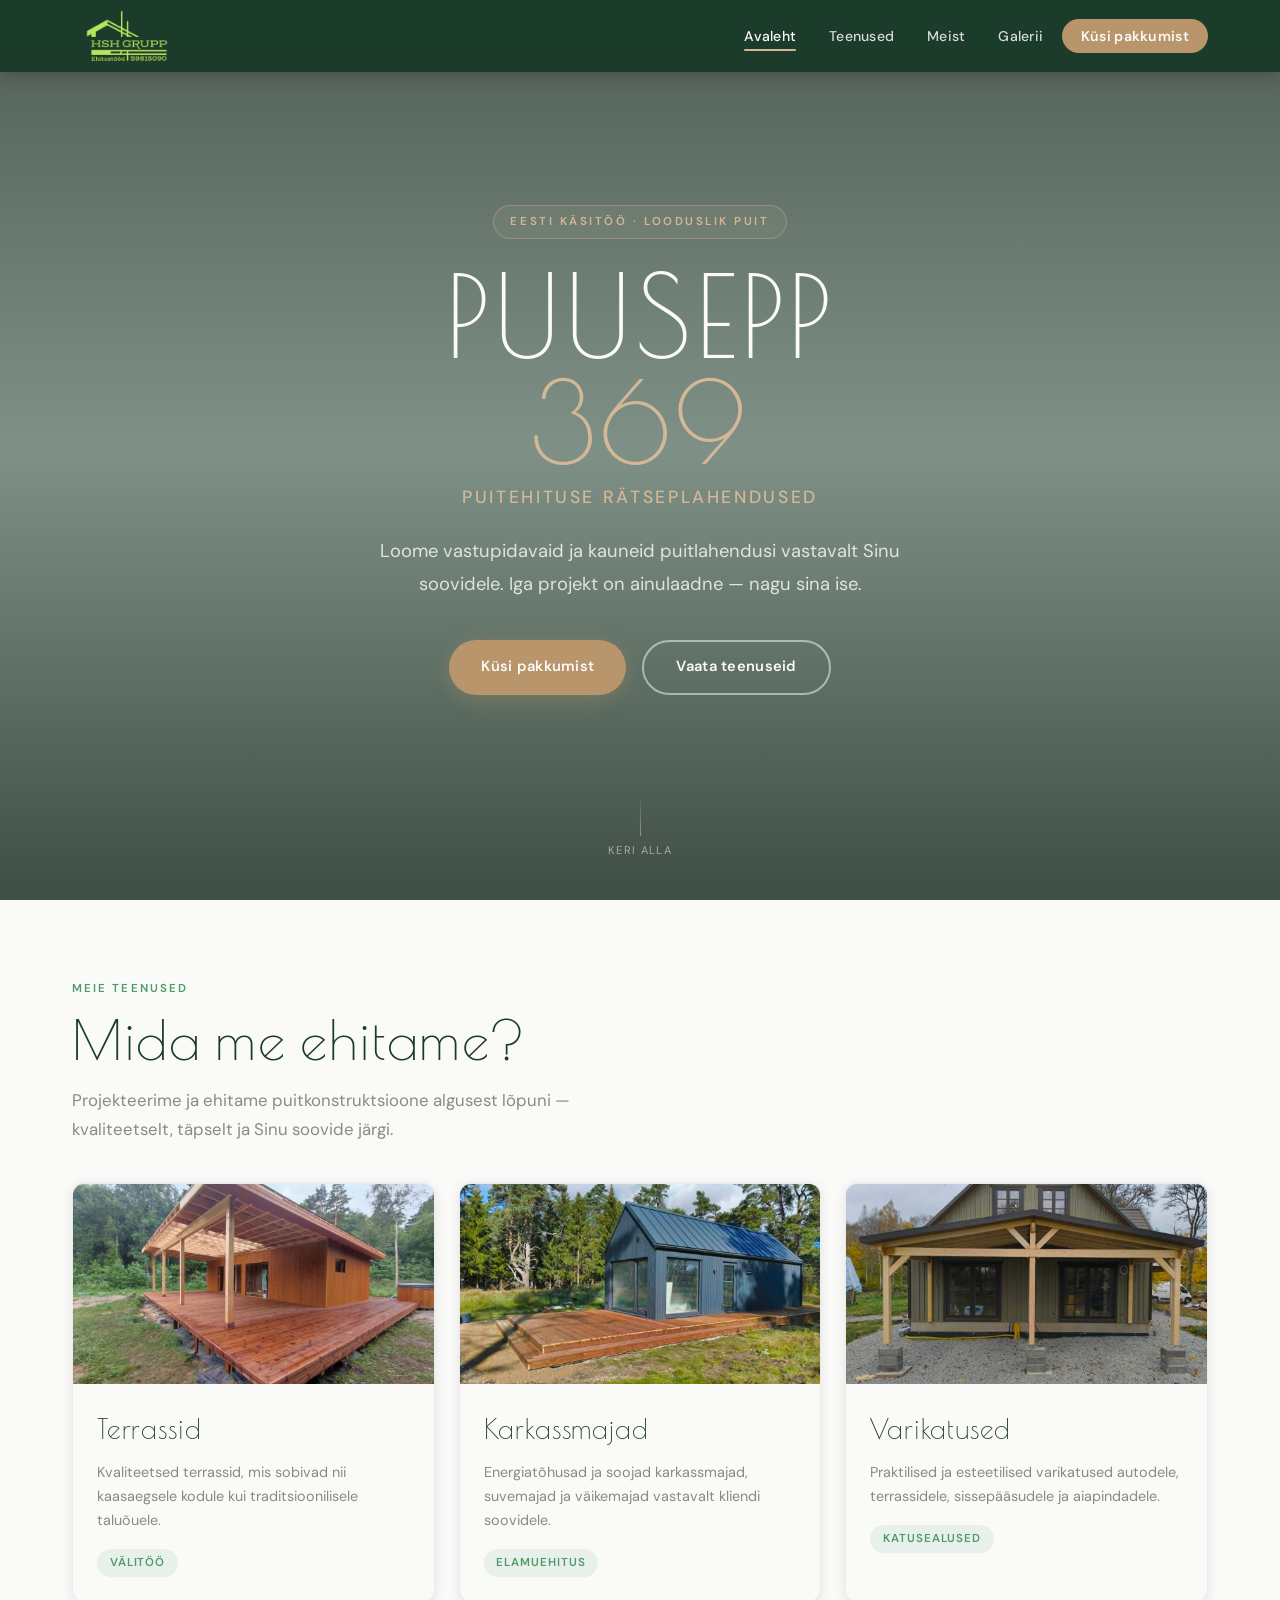
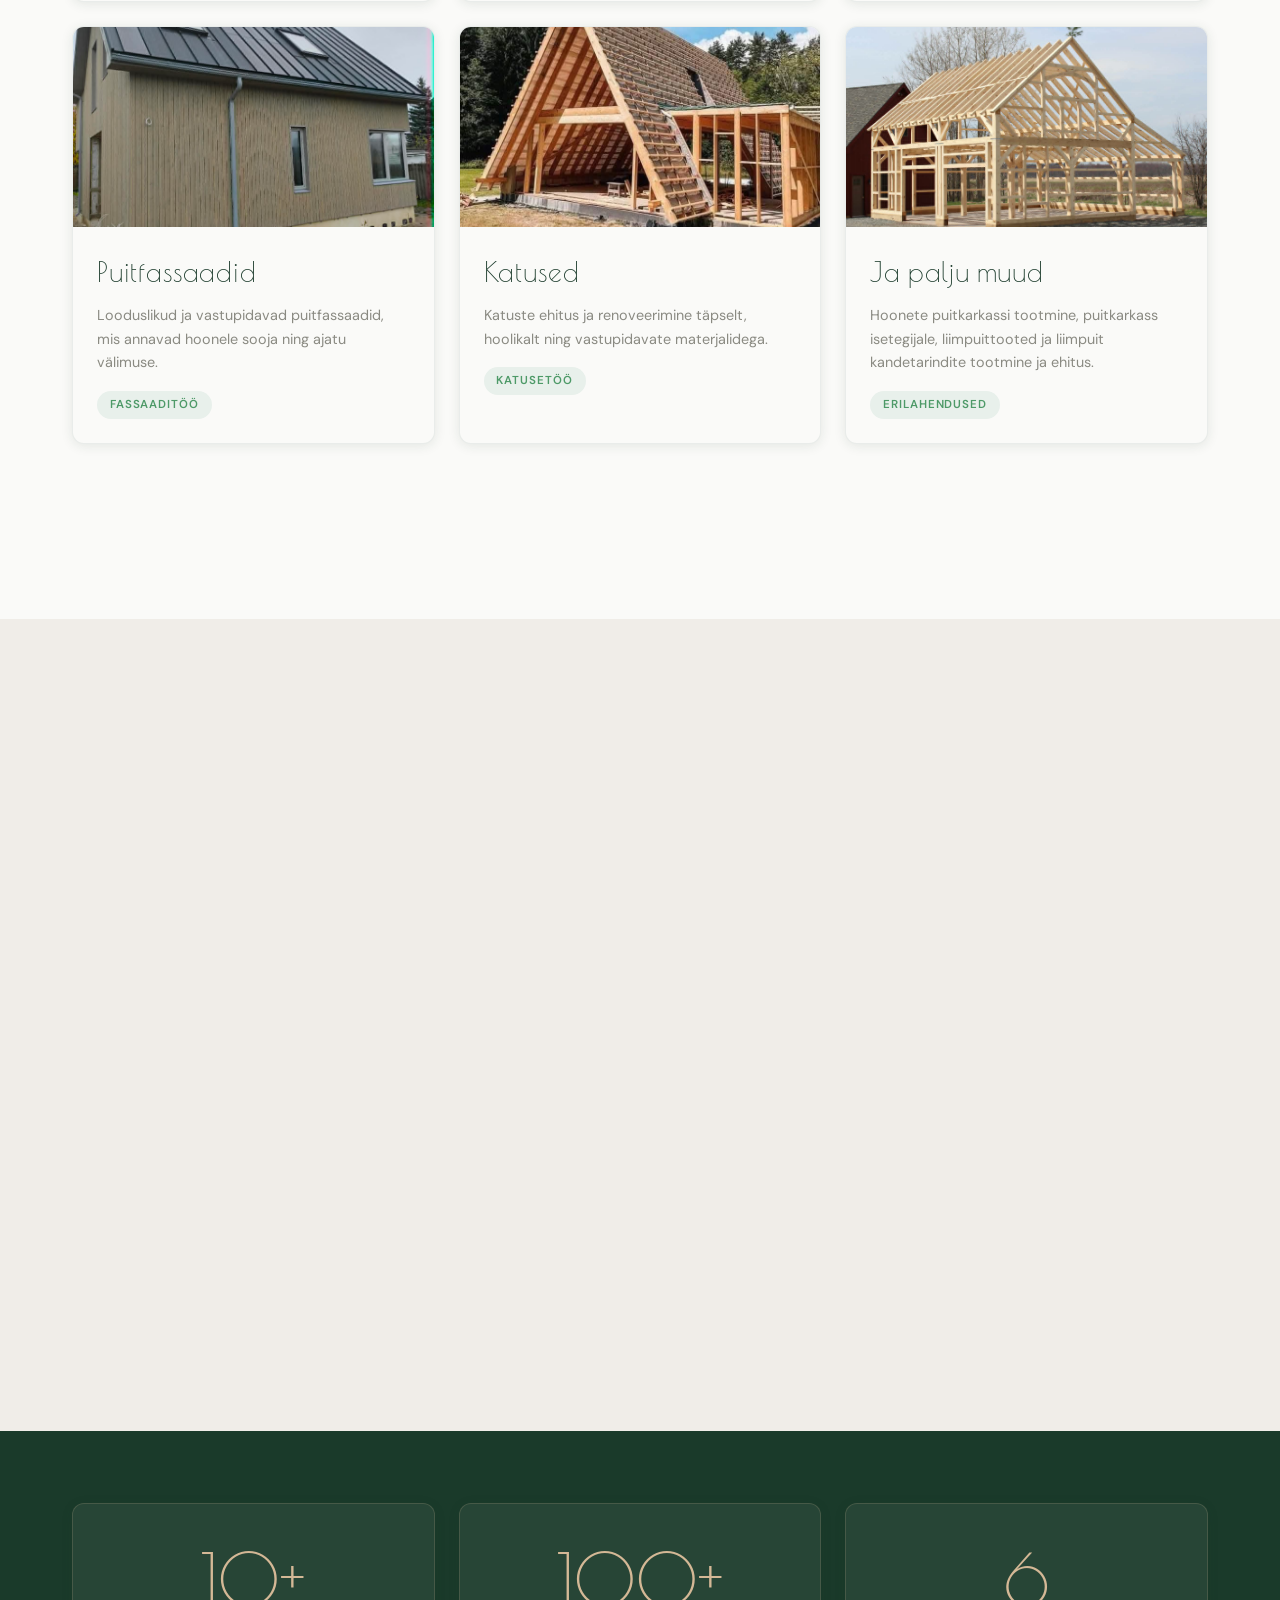
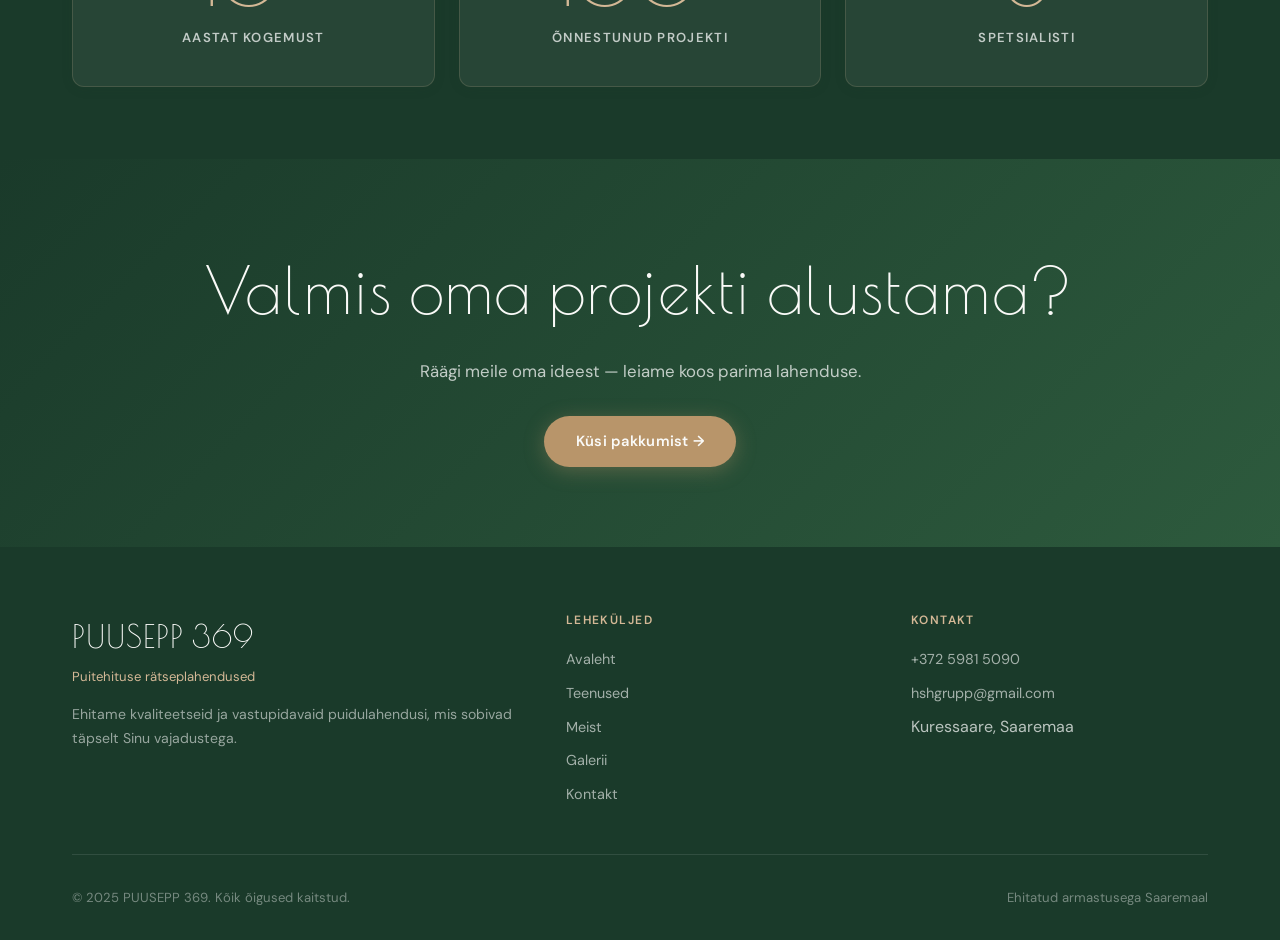
<file: index.html>
<!DOCTYPE html>
<html lang="et">
<head>
  <meta charset="UTF-8" />
  <meta name="viewport" content="width=device-width, initial-scale=1.0" />

  <title>PUUSEPP 369 — Puitehituse rätseplahendused</title>

  <meta
    name="description"
    content="PUUSEPP 369 loob vastupidavaid ja kauneid puitlahendusi – terrassid, karkassmajad, varikatused, puitfassaadid, katused ja erilahendused."
  />

  <link rel="stylesheet" href="style.css" />

  <link rel="preconnect" href="https://fonts.googleapis.com" />
  <link rel="preconnect" href="https://fonts.gstatic.com" crossorigin />
</head>

<body>

  <!-- NAVIGATION -->
  <nav class="nav" aria-label="Peamine navigatsioon">
    <div class="nav-inner">

      <a href="index.html" class="nav-logo" aria-label="PUUSEPP 369 — avaleht">
        <img src="pildid/logo2.png" alt="PUUSEPP 369" class="nav-logo-img">
      </a>

      <ul class="nav-links" role="list">
        <li><a href="index.html" class="active">Avaleht</a></li>
        <li><a href="teenused.html">Teenused</a></li>
        <li><a href="meist.html">Meist</a></li>
        <li><a href="galerii.html">Galerii</a></li>
        <li><a href="kontakt.html" class="nav-cta">Küsi pakkumist</a></li>
      </ul>

      <button class="hamburger" aria-label="Menüü" aria-expanded="false">
        <span></span>
        <span></span>
        <span></span>
      </button>

    </div>
  </nav>

  <!-- MOBILE MENU -->
  <div class="mobile-menu" role="navigation" aria-label="Mobiilne menüü">
    <a href="index.html">Avaleht</a>
    <a href="teenused.html">Teenused</a>
    <a href="meist.html">Meist</a>
    <a href="galerii.html">Galerii</a>
    <a href="kontakt.html">Küsi pakkumist</a>
  </div>

  <main>

    <!-- HERO -->
    <section class="hero" aria-label="Peakandev">
      <div class="hero-bg" role="img" aria-label="Puitehituse taust"></div>

      <div class="hero-content">
        <span class="hero-label">Eesti käsitöö · Looduslik puit</span>

        <h1 class="hero-title">
          PUUSEPP
          <span>369</span>
        </h1>

        <p class="hero-tagline">Puitehituse rätseplahendused</p>

        <p class="hero-desc">
          Loome vastupidavaid ja kauneid puitlahendusi vastavalt Sinu soovidele.
          Iga projekt on ainulaadne — nagu sina ise.
        </p>

        <div class="hero-btns">
          <a href="kontakt.html" class="btn btn-wood">Küsi pakkumist</a>
          <a href="teenused.html" class="btn btn-outline">Vaata teenuseid</a>
        </div>
      </div>

      <div class="hero-scroll" aria-hidden="true">
        <div class="scroll-line"></div>
        <span>Keri alla</span>
      </div>
    </section>

    <!-- SERVICES PREVIEW -->
    <section class="section" aria-labelledby="services-heading">
      <div class="container">

        <div class="fade-in">
          <p class="section-label">Meie teenused</p>

          <h2 class="section-title" id="services-heading">
            Mida me ehitame?
          </h2>

          <p class="section-desc">
            Projekteerime ja ehitame puitkonstruktsioone algusest lõpuni —
            kvaliteetselt, täpselt ja Sinu soovide järgi.
          </p>
        </div>

        <div class="services-grid" style="margin-top:2.5rem;">

<!-- TERRASSID -->
<article class="service-card fade-in fade-in-delay-1">
  <div class="service-card-img">
    <img src="pildid/11.jpg" alt="Terrasside ehitus">
  </div>

  <div class="service-card-body">
    <h3 class="service-card-title">Terrassid</h3>

    <p class="service-card-desc">
      Kvaliteetsed terrassid, mis sobivad nii kaasaegsele kodule
      kui traditsioonilisele taluõuele.
    </p>

    <span class="service-tag">Välitöö</span>
  </div>
</article>

<!-- KARKASSMAJAD -->
<article class="service-card fade-in fade-in-delay-2">
  <div class="service-card-img">
    <img src="pildid/15.jpg" alt="Karkassmajade ehitus">
  </div>

  <div class="service-card-body">
    <h3 class="service-card-title">Karkassmajad</h3>

    <p class="service-card-desc">
      Energiatõhusad ja soojad karkassmajad, suvemajad
      ja väikemajad vastavalt kliendi soovidele.
    </p>

    <span class="service-tag">Elamuehitus</span>
  </div>
</article>

<!-- VARIKATUSED -->
<article class="service-card fade-in fade-in-delay-3">
  <div class="service-card-img">
    <img src="pildid/7.jpg" alt="Varikatuste ehitus">
  </div>

  <div class="service-card-body">
    <h3 class="service-card-title">Varikatused</h3>

    <p class="service-card-desc">
      Praktilised ja esteetilised varikatused autodele,
      terrassidele, sissepääsudele ja aiapindadele.
    </p>

    <span class="service-tag">Katusealused</span>
  </div>
</article>

<!-- PUITFASSAADID -->
<article class="service-card fade-in fade-in-delay-1">
  <div class="service-card-img">
    <img src="pildid/3.jpg" alt="Puitfassaadide ehitus">
  </div>

  <div class="service-card-body">
    <h3 class="service-card-title">Puitfassaadid</h3>

    <p class="service-card-desc">
      Looduslikud ja vastupidavad puitfassaadid,
      mis annavad hoonele sooja ning ajatu välimuse.
    </p>

    <span class="service-tag">Fassaaditöö</span>
  </div>
</article>

<!-- KATUSED -->
<article class="service-card fade-in fade-in-delay-2">
  <div class="service-card-img">
    <img src="pildid/10.jpg" alt="Katuste ehitus">
  </div>

  <div class="service-card-body">
    <h3 class="service-card-title">Katused</h3>

    <p class="service-card-desc">
      Katuste ehitus ja renoveerimine täpselt,
      hoolikalt ning vastupidavate materjalidega.
    </p>

    <span class="service-tag">Katusetöö</span>
  </div>
</article>

<!-- JA PALJU MUUD -->
<article class="service-card fade-in fade-in-delay-3">
  <div class="service-card-img">
    <img src="pildid/16.jpg" alt="Puitehituse erilahendused">
  </div>

  <div class="service-card-body">
    <h3 class="service-card-title">Ja palju muud</h3>

    <p class="service-card-desc">
      Hoonete puitkarkassi tootmine, puitkarkass isetegijale,
      liimpuittooted ja liimpuit kandetarindite tootmine ja ehitus.
    </p>

    <span class="service-tag">Erilahendused</span>
  </div>
</article>

        </div>

        <div style="text-align:center;margin-top:2.5rem;" class="fade-in">
          <a href="teenused.html" class="btn btn-outline-green">
            Kõik teenused →
          </a>
        </div>

      </div>
    </section>

    <!-- WHY US -->
    <section class="section section-alt" aria-labelledby="why-heading">
      <div class="container">

        <div class="why-grid">

          <div>
            <div class="fade-in">
              <p class="section-label">Miks meie?</p>

              <h2 class="section-title" id="why-heading">
                Käsitöö, millele võid toetuda
              </h2>

              <p class="section-desc">
                Meie meeskond on pühendunud kvaliteedile igas etapis —
                materjalide valikust kuni viimase viimistluseni.
              </p>
            </div>

            <div class="why-items">

              <div class="why-item fade-in fade-in-delay-1">
                <div class="why-item-icon">🌲</div>

                <div>
                  <h4>Looduslikud materjalid</h4>
                  <p>
                    Kasutame kvaliteetset ja vastupidavat puitu.
                    Iga materjal valitakse töö iseloomu järgi.
                  </p>
                </div>
              </div>

              <div class="why-item fade-in fade-in-delay-2">
                <div class="why-item-icon">📐</div>

                <div>
                  <h4>Rätseplahendused</h4>
                  <p>
                    Iga projekt algab Sinu soovidest, krundist,
                    vajadustest ja eelarvest.
                  </p>
                </div>
              </div>

              <div class="why-item fade-in fade-in-delay-3">
                <div class="why-item-icon">🤝</div>

                <div>
                  <h4>Selge suhtlus</h4>
                  <p>
                    Hoiame Sind kogu protsessi vältel kursis.
                    Ei mingeid ebamääraseid lubadusi.
                  </p>
                </div>
              </div>

              <div class="why-item fade-in fade-in-delay-4">
                <div class="why-item-icon">🛠</div>

                <div>
                  <h4>Garantii töödele</h4>
                  <p>
                    Seisame oma töö taga ning teeme iga lahenduse
                    korralikult ja vastutustundlikult.
                  </p>
                </div>
              </div>

            </div>
          </div>

          <div class="why-visual fade-in">
            <img src="pildid/9.jpg" alt="PUUSEPP 369 puitehitus" class="why-visual-img">

            <div class="why-badge">
            <img src="pildid/credit.png" alt="Usaldusväärne partner" class="credit-badge">
          </div>
          </div>

        </div>

      </div>
    </section>

 <section class="stats-section" aria-label="PUUSEPP 369 numbrites">
  <div class="container">
    <div class="stats-grid">

      <div class="stat-card fade-in">
        <div class="stat-number">10+</div>
        <div class="stat-card-label">aastat kogemust</div>
      </div>

      <div class="stat-card fade-in fade-in-delay-1">
        <div class="stat-number">100+</div>
        <div class="stat-card-label">Õnnestunud projekti</div>
      </div>

      <div class="stat-card fade-in fade-in-delay-2">
        <div class="stat-number">6</div>
        <div class="stat-card-label">Spetsialisti</div>
      </div>

    </div>
  </div>
</section>

    <!-- CTA -->
    <section class="cta-banner" aria-labelledby="cta-heading">
      <div class="container">

        <div class="cta-content fade-in">

          <h2 id="cta-heading">
            Valmis oma projekti alustama?
          </h2>

          <p>
            Räägi meile oma ideest — leiame koos parima lahenduse.
          </p>

          <a href="kontakt.html" class="btn btn-wood">
            Küsi pakkumist →
          </a>

        </div>

      </div>
    </section>

  </main>

  <!-- FOOTER -->
  <footer>
    <div class="container">

      <div class="footer-grid">

        <div class="footer-brand">
          <h3>PUUSEPP 369</h3>

          <p>Puitehituse rätseplahendused</p>

          <p class="footer-desc">
            Ehitame kvaliteetseid ja vastupidavaid puidulahendusi,
            mis sobivad täpselt Sinu vajadustega.
          </p>
        </div>

        <div class="footer-col">
          <h4>Leheküljed</h4>

          <ul>
            <li><a href="index.html">Avaleht</a></li>
            <li><a href="teenused.html">Teenused</a></li>
            <li><a href="meist.html">Meist</a></li>
            <li><a href="galerii.html">Galerii</a></li>
            <li><a href="kontakt.html">Kontakt</a></li>
          </ul>
        </div>

        <div class="footer-col">
          <h4>Kontakt</h4>

          <ul>
            <li><a href="tel:+3725551234">+372 5981 5090</a></li>
            <li><a href="mailto:info@puusepp369.ee">hshgrupp@gmail.com</a></li>
            <li>Kuressaare, Saaremaa</li>
          </ul>
        </div>

      </div>

      <div class="footer-bottom">
        <span>© 2025 PUUSEPP 369. Kõik õigused kaitstud.</span>
        <span>Ehitatud armastusega Saaremaal</span>
      </div>

    </div>
  </footer>

  <script src="script.js"></script>

</body>
</html>
</file>
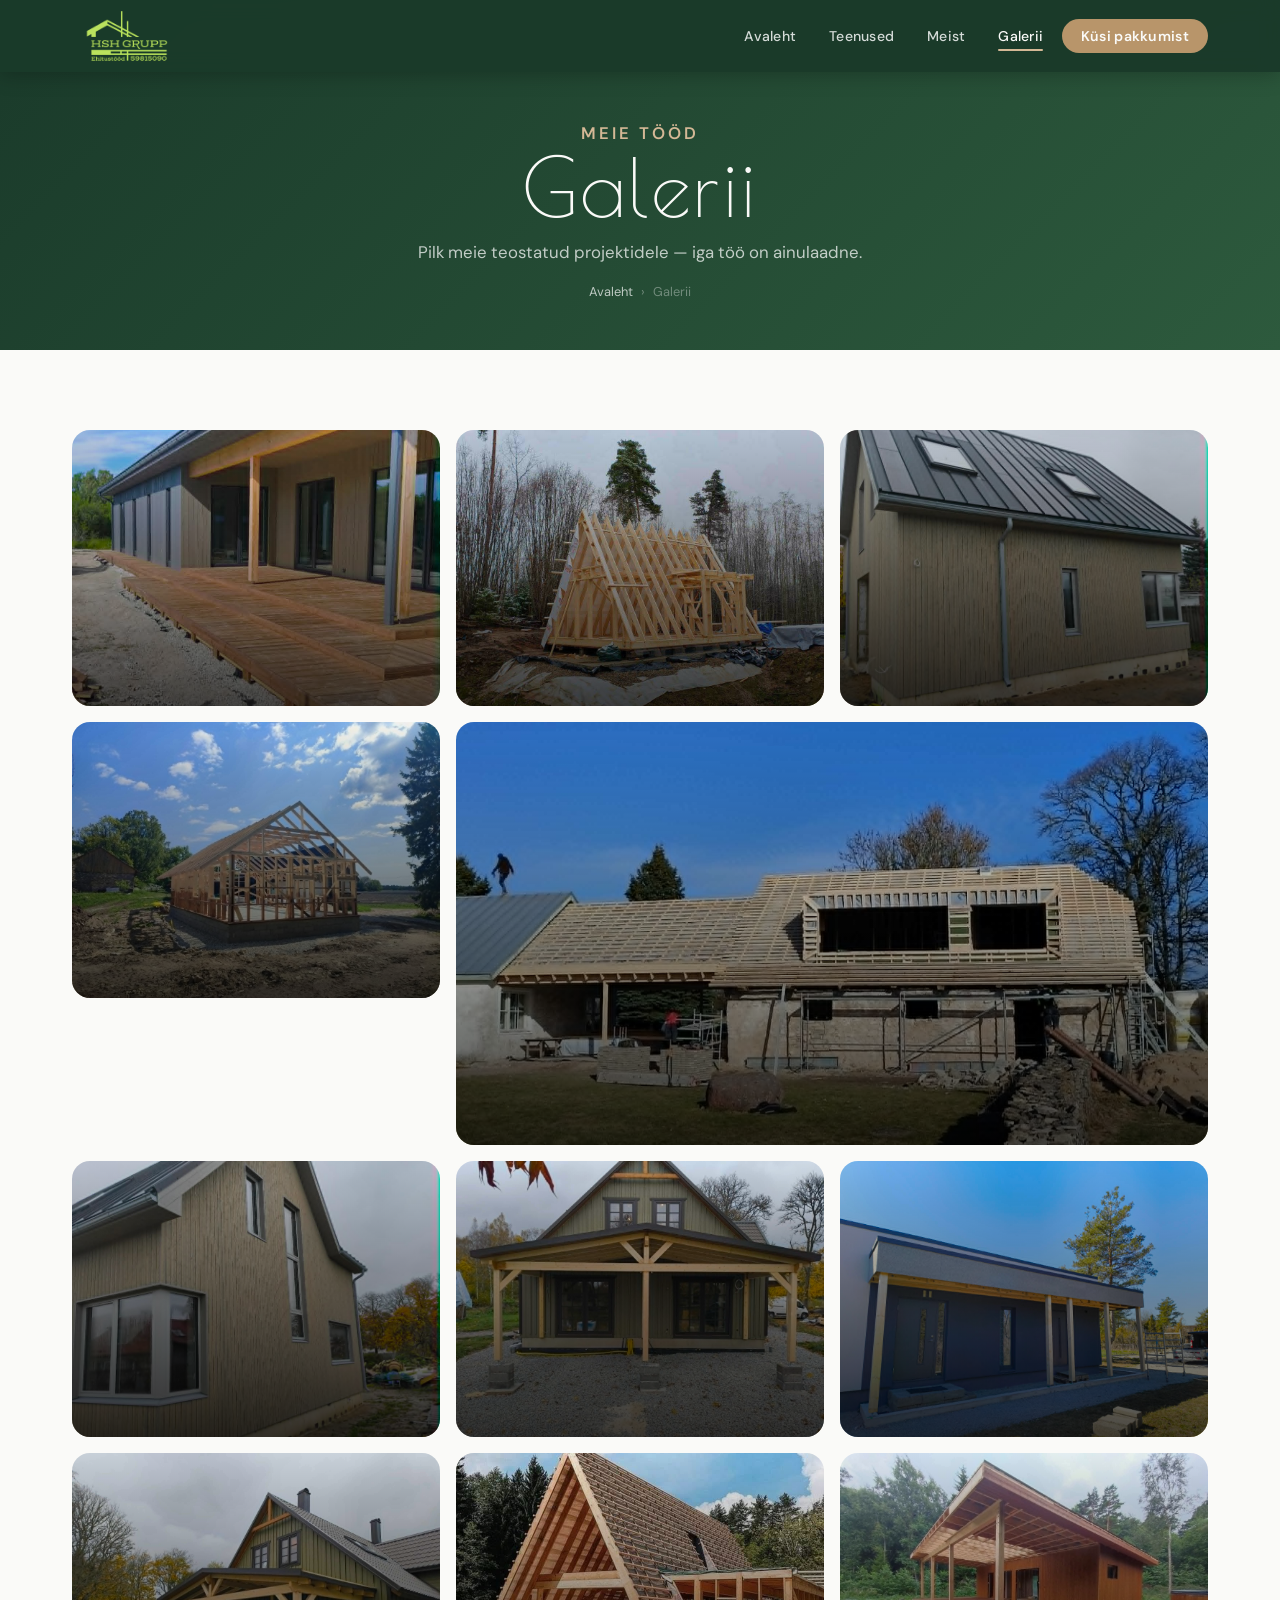
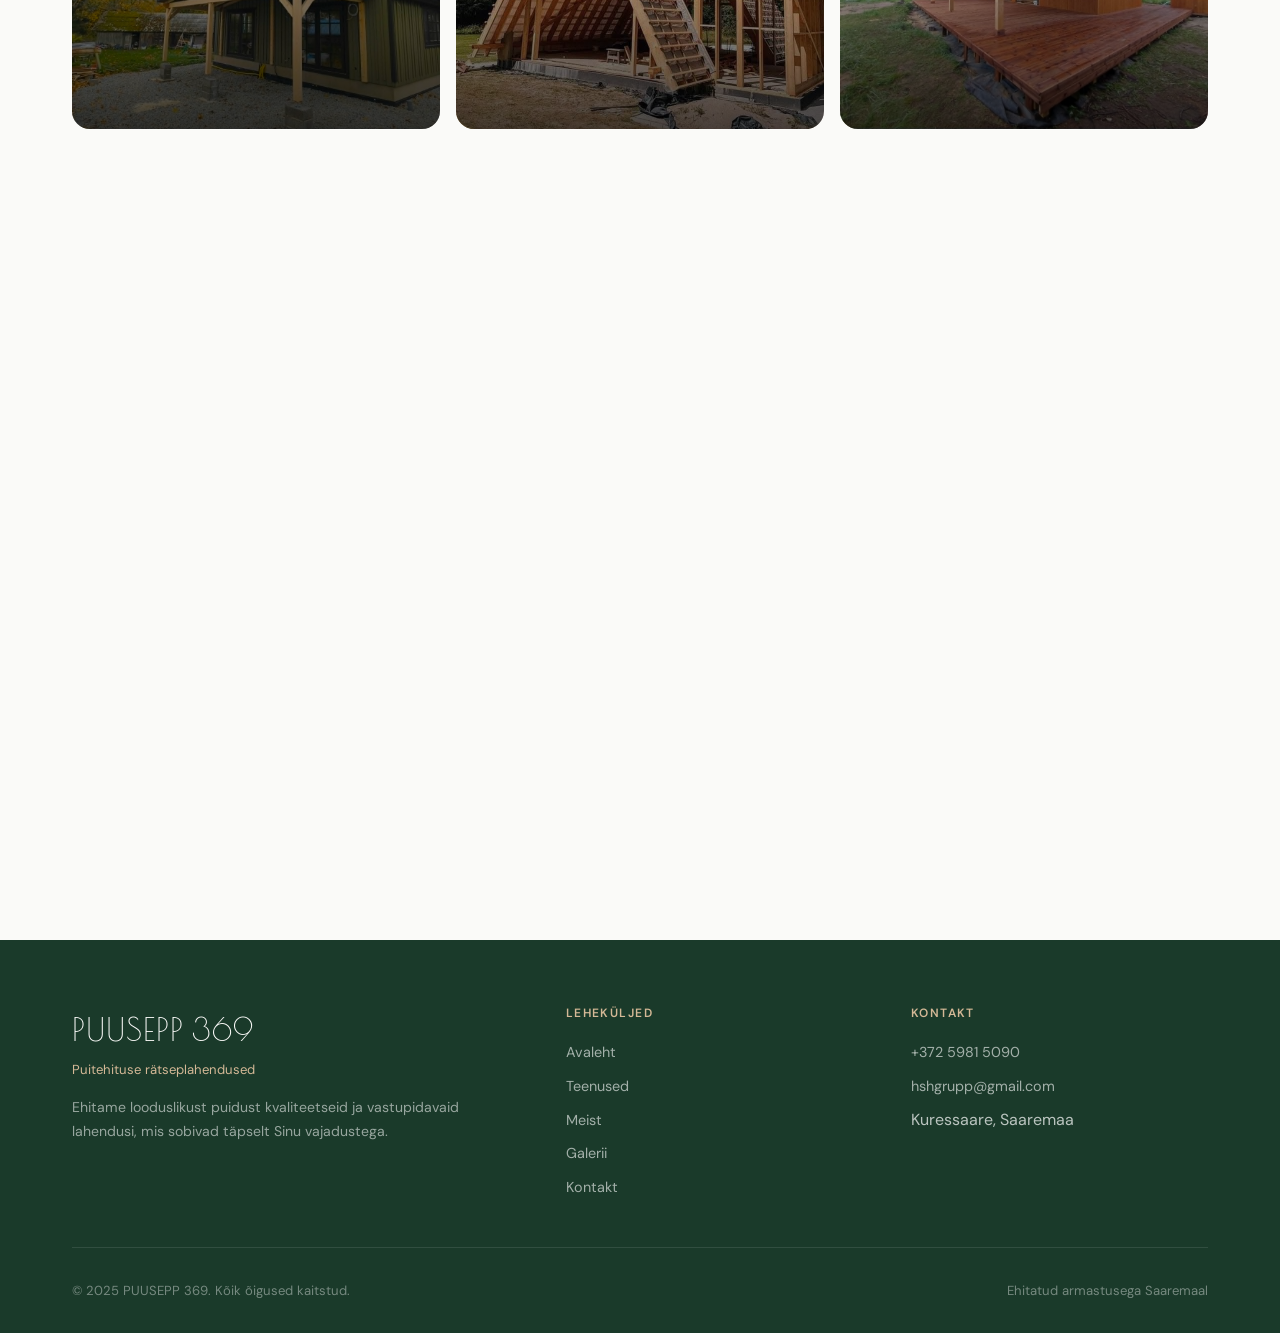
<file: galerii.html>
<!-- Asenda kogu galerii.html selle koodiga -->
<!DOCTYPE html>
<html lang="et">
<head>
  <meta charset="UTF-8" />
  <meta name="viewport" content="width=device-width, initial-scale=1.0" />

  <title>Galerii — PUUSEPP 369</title>
  <meta name="description" content="Vaata PUUSEPP 369 tehtud töid." />

  <link rel="stylesheet" href="style.css" />

  <style>
    .filter-bar {
      display: flex;
      gap: 0.75rem;
      flex-wrap: wrap;
      justify-content: center;
      margin-bottom: 2.5rem;
    }

    .filter-btn {
      padding: 0.65rem 1.25rem;
      border-radius: 999px;
      border: 1.5px solid rgba(26, 58, 42, 0.2);
      color: var(--green-mid);
      background: transparent;
      cursor: pointer;
      font-weight: 600;
      transition: 0.25s ease;
      font-family: var(--font-body);
    }

    .filter-btn:hover,
    .filter-btn.active {
      background: var(--green-mid);
      color: var(--white);
      border-color: var(--green-mid);
    }

    .gallery-grid {
      display: grid;
      grid-template-columns: repeat(3, 1fr);
      gap: 1rem;
      align-items: start;
    }

    .gallery-item {
      position: relative;
      overflow: hidden;
      border-radius: 18px;
      cursor: pointer;
      aspect-ratio: 4 / 3;
      min-height: unset;
      background: #eee;
    }

    .gallery-item.large {
      grid-column: span 2;
      aspect-ratio: 16 / 9;
    }

    .gallery-img {
      width: 100%;
      height: 100%;
      object-fit: cover;
      display: block;
      transition: transform 0.4s ease;
    }

    .gallery-item:hover .gallery-img {
      transform: scale(1.05);
    }

    .gallery-overlay {
      position: absolute;
      inset: 0;
      background: linear-gradient(
        to top,
        rgba(0, 0, 0, 0.7),
        rgba(0, 0, 0, 0.05)
      );
      display: flex;
      align-items: flex-end;
      padding: 1rem;
      opacity: 1;
    }

    .gallery-item-label {
      color: white;
      font-weight: 700;
      font-size: 0.95rem;
    }

    .gallery-item[data-hidden="true"] {
      display: none;
    }

    @media (max-width: 900px) {
      .gallery-grid {
        grid-template-columns: repeat(2, 1fr);
      }

      .gallery-item.large {
        grid-column: span 1;
        aspect-ratio: 4 / 3;
      }
    }

    @media (max-width: 600px) {
      .gallery-grid {
        grid-template-columns: 1fr;
      }

      .gallery-item {
        aspect-ratio: 4 / 3;
      }
    }
  </style>
</head>

<body>

  <nav class="nav" aria-label="Peamine navigatsioon">
    <div class="nav-inner">
      <a href="index.html" class="nav-logo" aria-label="PUUSEPP 369 — avaleht">
        <img src="pildid/logo2.png" alt="PUUSEPP 369" class="nav-logo-img">
      </a>

      <ul class="nav-links" role="list">
        <li><a href="index.html">Avaleht</a></li>
        <li><a href="teenused.html">Teenused</a></li>
        <li><a href="meist.html">Meist</a></li>
        <li><a href="galerii.html" class="active">Galerii</a></li>
        <li><a href="kontakt.html" class="nav-cta">Küsi pakkumist</a></li>
      </ul>

      <button class="hamburger" aria-label="Menüü" aria-expanded="false">
        <span></span><span></span><span></span>
      </button>
    </div>
  </nav>

  <div class="mobile-menu" role="navigation">
    <a href="index.html">Avaleht</a>
    <a href="teenused.html">Teenused</a>
    <a href="meist.html">Meist</a>
    <a href="galerii.html">Galerii</a>
    <a href="kontakt.html">Küsi pakkumist</a>
  </div>

  <main>
    <div class="page-hero">
      <div class="container">
        <p class="section-label light">Meie tööd</p>
        <h1>Galerii</h1>
        <p>Pilk meie teostatud projektidele — iga töö on ainulaadne.</p>

        <div class="breadcrumb">
          <a href="index.html">Avaleht</a>
          <span>›</span>
          <span>Galerii</span>
        </div>
      </div>
    </div>

    <section class="section">
      <div class="container">

        <div class="gallery-grid" id="galleryGrid">

          <div class="gallery-item fade-in" data-category="terrassid">
            <img src="pildid/1.jpg" alt="Terrass Kuressaares" class="gallery-img">
            <div class="gallery-overlay">
              <span class="gallery-item-label"></span>
            </div>
          </div>

          <div class="gallery-item fade-in fade-in-delay-1" data-category="saunad">
            <img src="pildid/2.jpg" alt="Saun Saaremaal" class="gallery-img">
            <div class="gallery-overlay">
              <span class="gallery-item-label"></span>
            </div>
          </div>

          <div class="gallery-item fade-in fade-in-delay-2" data-category="karkassmajad">
            <img src="pildid/3.jpg" alt="Karkassmaja" class="gallery-img">
            <div class="gallery-overlay">
              <span class="gallery-item-label"></span>
            </div>
          </div>

          <div class="gallery-item fade-in" data-category="fassaadid">
            <img src="pildid/4.jpg" alt="Puitfassaad" class="gallery-img">
            <div class="gallery-overlay">
              <span class="gallery-item-label"></span>
            </div>
          </div>

          <div class="gallery-item fade-in fade-in-delay-1 large" data-category="varikatused">
            <img src="pildid/5.jpg" alt="Varikatus — suur carport" class="gallery-img">
            <div class="gallery-overlay">
              <span class="gallery-item-label"></span>
            </div>
          </div>

          <div class="gallery-item fade-in fade-in-delay-2" data-category="katused">
            <img src="pildid/6.jpg" alt="Katusetöö" class="gallery-img">
            <div class="gallery-overlay">
              <span class="gallery-item-label"></span>
            </div>
          </div>

          <div class="gallery-item fade-in" data-category="terrassid">
            <img src="pildid/7.jpg" alt="WPC terrass" class="gallery-img">
            <div class="gallery-overlay">
              <span class="gallery-item-label"></span>
            </div>
          </div>

          <div class="gallery-item fade-in fade-in-delay-1" data-category="saunad">
            <img src="pildid/8.jpg" alt="Suitsusaun" class="gallery-img">
            <div class="gallery-overlay">
              <span class="gallery-item-label"></span>
            </div>
          </div>

          <div class="gallery-item fade-in fade-in-delay-2" data-category="fassaadid">
            <img src="pildid/9.jpg" alt="Vertikaalne laud" class="gallery-img">
            <div class="gallery-overlay">
              <span class="gallery-item-label"></span>
            </div>
          </div>

          <div class="gallery-item fade-in" data-category="karkassmajad">
            <img src="pildid/10.jpg" alt="Suvemaja" class="gallery-img">
            <div class="gallery-overlay">
              <span class="gallery-item-label"></span>
            </div>
          </div>

          <div class="gallery-item fade-in fade-in-delay-1" data-category="katused">
            <img src="pildid/11.jpg" alt="Bituumensindel" class="gallery-img">
            <div class="gallery-overlay">
              <span class="gallery-item-label"></span>
            </div>
          </div>

          <div class="gallery-item fade-in fade-in-delay-2" data-category="varikatused">
            <img src="pildid/12.jpg" alt="Terrassi katusealune" class="gallery-img">
            <div class="gallery-overlay">
              <span class="gallery-item-label"></span>
            </div>
          </div>

          <div class="gallery-item fade-in" data-category="terrassid">
            <img src="pildid/13.jpg" alt="Terrass" class="gallery-img">
            <div class="gallery-overlay">
              <span class="gallery-item-label"></span>
            </div>
          </div>

          <div class="gallery-item fade-in fade-in-delay-1" data-category="saunad">
            <img src="pildid/14.jpg" alt="Saun" class="gallery-img">
            <div class="gallery-overlay">
              <span class="gallery-item-label"></span>
            </div>
          </div>

          <div class="gallery-item fade-in fade-in-delay-2" data-category="karkassmajad">
            <img src="pildid/17.jpg" alt="Puitmaja" class="gallery-img">
            <div class="gallery-overlay">
              <span class="gallery-item-label"></span>
            </div>
          </div>

          <div class="gallery-item fade-in fade-in-delay-2" data-category="karkassmajad">
            <img src="pildid/18.jpg" alt="Puitmaja" class="gallery-img">
            <div class="gallery-overlay">
              <span class="gallery-item-label"></span>
            </div>
          </div>

           <div class="gallery-item fade-in fade-in-delay-2" data-category="karkassmajad">
            <img src="pildid/20.jpg" alt="Puitmaja" class="gallery-img">
            <div class="gallery-overlay">
              <span class="gallery-item-label"></span>
            </div>
          </div>

        </div>

        <div style="text-align:center;margin-top:3rem;" class="fade-in">
          <p style="color:var(--gray-mid);margin-bottom:1.5rem;font-size:0.95rem;">
            Soovid oma unistuste projekti näha galeriis?
          </p>
          <a href="kontakt.html" class="btn btn-primary">Alusta projekti →</a>
        </div>

      </div>
    </section>
  </main>

  <footer>
    <div class="container">
      <div class="footer-grid">

        <div class="footer-brand">
          <h3>PUUSEPP 369</h3>
          <p>Puitehituse rätseplahendused</p>
          <p class="footer-desc">
            Ehitame looduslikust puidust kvaliteetseid ja vastupidavaid lahendusi,
            mis sobivad täpselt Sinu vajadustega.
          </p>
        </div>

        <div class="footer-col">
          <h4>Leheküljed</h4>
          <ul>
            <li><a href="index.html">Avaleht</a></li>
            <li><a href="teenused.html">Teenused</a></li>
            <li><a href="meist.html">Meist</a></li>
            <li><a href="galerii.html">Galerii</a></li>
            <li><a href="kontakt.html">Kontakt</a></li>
          </ul>
        </div>

        <div class="footer-col">
          <h4>Kontakt</h4>
          <ul>
            <li><a href="tel:+3725551234">+372 5981 5090</a></li>
            <li><a href="mailto:info@puusepp369.ee">hshgrupp@gmail.com</a></li>
            <li>Kuressaare, Saaremaa</li>
          </ul>
        </div>

      </div>

      <div class="footer-bottom">
        <span>© 2025 PUUSEPP 369. Kõik õigused kaitstud.</span>
        <span>Ehitatud armastusega Saaremaal</span>
      </div>
    </div>
  </footer>

  <script src="script.js"></script>


</body>
</html>
</file>
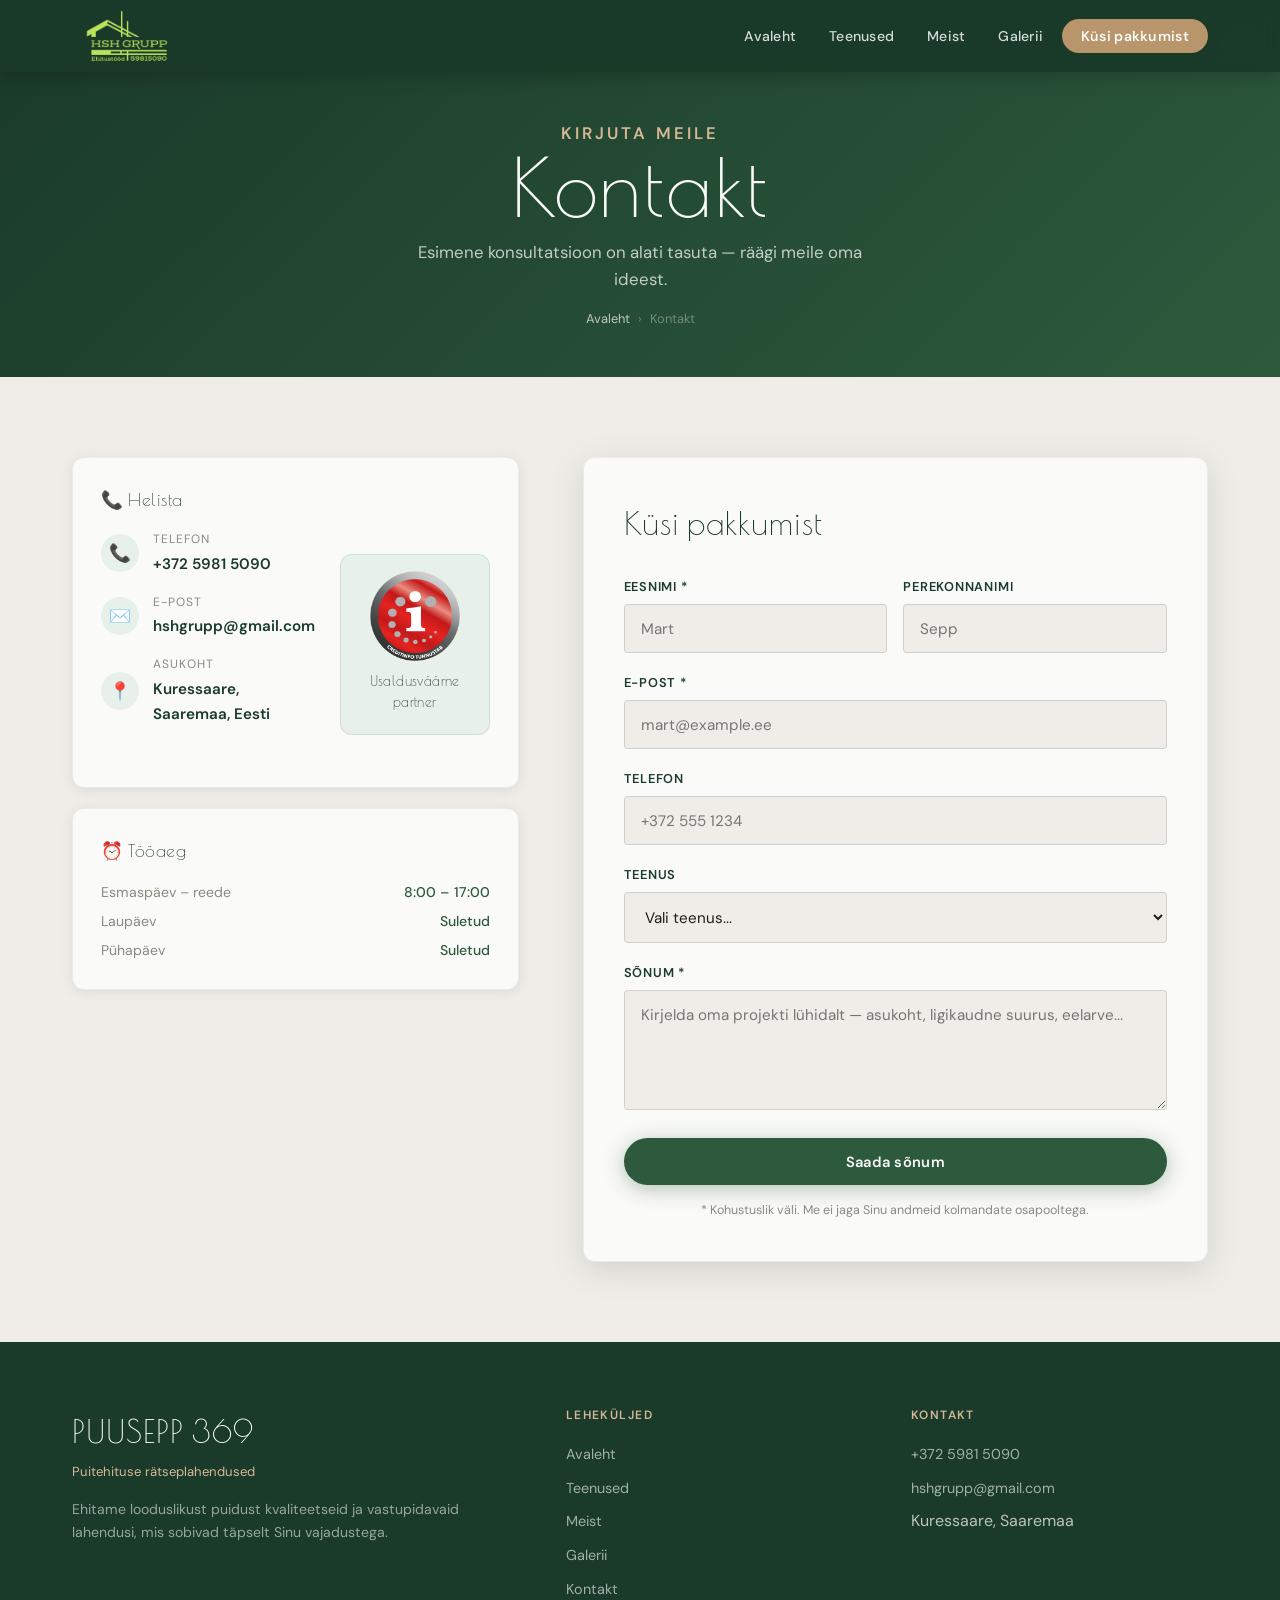
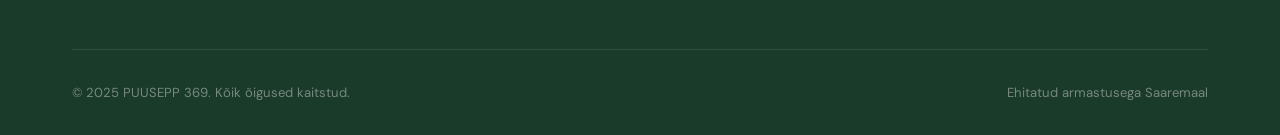
<file: kontakt.html>
<!DOCTYPE html>
<html lang="et">
<head>
  <meta charset="UTF-8" />
  <meta name="viewport" content="width=device-width, initial-scale=1.0" />

  <title>Kontakt — PUUSEPP 369</title>

  <meta
    name="description"
    content="Võta ühendust PUUSEPP 369 meeskonnaga. Küsi pakkumist puitehituse teenustele Saaremaal ja üle Eesti."
  />

  <link rel="stylesheet" href="style.css" />
  <link rel="preconnect" href="https://fonts.googleapis.com" />
  <link rel="preconnect" href="https://fonts.gstatic.com" crossorigin />

  <style>
    .contact-page-wrap {
      background: var(--gray-light);
      padding: 5rem 0;
    }

    .contact-card {
      background: var(--white);
      border-radius: var(--radius-lg);
      padding: 1.75rem;
      box-shadow: var(--shadow-sm);
      border: 1px solid rgba(26,58,42,0.07);
      margin-bottom: 1.25rem;
    }

    .contact-card h3 {
      font-family: var(--font-display);
      font-size: 1.1rem;
      color: var(--green-dark);
      margin-bottom: 1rem;
      display: flex;
      align-items: center;
      gap: 0.5rem;
    }

    .contact-info-layout {
      display: grid;
      grid-template-columns: 1fr 150px;
      gap: 1.5rem;
      align-items: center;
    }

    .contact-items {
      display: flex;
      flex-direction: column;
      gap: 1rem;
    }

    .contact-item {
      display: flex;
      align-items: center;
      gap: 0.9rem;
    }

    .contact-item-icon {
      width: 38px;
      height: 38px;
      border-radius: 50%;
      background: var(--green-pale);
      display: flex;
      align-items: center;
      justify-content: center;
      font-size: 1.1rem;
      flex-shrink: 0;
    }

    .contact-item-text small {
      display: block;
      font-size: 0.75rem;
      color: var(--gray-mid);
      margin-bottom: 0.1rem;
    }

    .contact-item-text a,
    .contact-item-text span {
      color: var(--green-dark);
      font-weight: 600;
      text-decoration: none;
      font-size: 0.95rem;
    }

    .trust-mini {
      text-align: center;
      background: var(--green-pale);
      border-radius: var(--radius-lg);
      padding: 1rem;
      border: 1px solid rgba(26,58,42,0.1);
    }

    .credit-img {
      width: 90px;
      height: auto;
      display: block;
      margin: 0 auto 0.6rem;
    }

    .trust-mini h4 {
      font-size: 0.85rem;
      color: var(--green-dark);
      margin-bottom: 0.25rem;
      font-family: var(--font-display);
    }

    .trust-mini p {
      font-size: 0.72rem;
      color: var(--gray-mid);
      line-height: 1.4;
      margin: 0;
    }

    .working-hours {
      display: flex;
      flex-direction: column;
      gap: 0.4rem;
    }

    .working-hours-row {
      display: flex;
      justify-content: space-between;
      font-size: 0.88rem;
    }

    .working-hours-row .day {
      color: var(--gray-mid);
    }

    .working-hours-row .hours {
      color: var(--green-mid);
      font-weight: 500;
    }

    @media (max-width: 768px) {
      .contact-info-layout {
        grid-template-columns: 1fr;
      }

      .trust-mini {
        max-width: 220px;
        margin: 0 auto;
      }
    }
  </style>
</head>

<body>

  <nav class="nav" aria-label="Peamine navigatsioon">
    <div class="nav-inner">
      <a href="index.html" class="nav-logo" aria-label="PUUSEPP 369 — avaleht">
        <img src="pildid/logo2.png" alt="PUUSEPP 369" class="nav-logo-img">
      </a>

      <ul class="nav-links" role="list">
        <li><a href="index.html">Avaleht</a></li>
        <li><a href="teenused.html">Teenused</a></li>
        <li><a href="meist.html">Meist</a></li>
        <li><a href="galerii.html">Galerii</a></li>
        <li><a href="kontakt.html" class="nav-cta active">Küsi pakkumist</a></li>
      </ul>

      <button class="hamburger" aria-label="Menüü" aria-expanded="false">
        <span></span><span></span><span></span>
      </button>
    </div>
  </nav>

  <div class="mobile-menu" role="navigation">
    <a href="index.html">Avaleht</a>
    <a href="teenused.html">Teenused</a>
    <a href="meist.html">Meist</a>
    <a href="galerii.html">Galerii</a>
    <a href="kontakt.html">Küsi pakkumist</a>
  </div>

  <main>
    <div class="page-hero">
      <div class="container">
        <p class="section-label light">Kirjuta meile</p>
        <h1>Kontakt</h1>
        <p>Esimene konsultatsioon on alati tasuta — räägi meile oma ideest.</p>

        <div class="breadcrumb">
          <a href="index.html">Avaleht</a>
          <span>›</span>
          <span>Kontakt</span>
        </div>
      </div>
    </div>

    <div class="contact-page-wrap">
      <div class="container">
        <div class="contact-grid">

          <div class="fade-in">

            <div class="contact-card">
              <h3>📞 Helista</h3>

              <div class="contact-info-layout">

                <div class="contact-items">

                  <div class="contact-item">
                    <div class="contact-item-icon">📞</div>
                    <div class="contact-item-text">
                      <small>Telefon</small>
                      <a href="tel:+3725551234">+372 5981 5090</a>
                    </div>
                  </div>

                  <div class="contact-item">
                    <div class="contact-item-icon">✉️</div>
                    <div class="contact-item-text">
                      <small>E-post</small>
                      <a href="mailto:info@puusepp369.ee">hshgrupp@gmail.com</a>
                    </div>
                  </div>

                  <div class="contact-item">
                    <div class="contact-item-icon">📍</div>
                    <div class="contact-item-text">
                      <small>Asukoht</small>
                      <span>Kuressaare, Saaremaa, Eesti</span>
                    </div>
                  </div>

                </div>

                <div class="trust-mini">
                  <img src="pildid/credit.png" alt="Creditinfo" class="credit-img">

                  <h4>Usaldusväärne partner</h4>

                </div>

              </div>
            </div>

            <div class="contact-card">
              <h3>⏰ Tööaeg</h3>

              <div class="working-hours">
                <div class="working-hours-row">
                  <span class="day">Esmaspäev – reede</span>
                  <span class="hours">8:00 – 17:00</span>
                </div>

                <div class="working-hours-row">
                  <span class="day">Laupäev</span>
                  <span class="hours">Suletud</span>
                </div>

                <div class="working-hours-row">
                  <span class="day">Pühapäev</span>
                  <span class="hours">Suletud</span>
                </div>
              </div>
            </div>

          </div>

          <div class="contact-form fade-in fade-in-delay-2">
            <h3>Küsi pakkumist</h3>

            <form 
                  id="contactForm"
                  action="https://formspree.io/f/mdabwvoa"
                  method="POST"
                >
              <div class="form-row">
                <div class="form-group">
                  <label for="firstName">Eesnimi *</label>
                  <input type="text" id="firstName" name="firstName" placeholder="Mart" required />
                </div>

                <div class="form-group">
                  <label for="lastName">Perekonnanimi</label>
                  <input type="text" id="lastName" name="lastName" placeholder="Sepp" />
                </div>
              </div>

              <div class="form-group">
                <label for="email">E-post *</label>
                <input type="email" id="email" name="email" placeholder="mart@example.ee" required />
              </div>

              <div class="form-group">
                <label for="phone">Telefon</label>
                <input type="tel" id="phone" name="phone" placeholder="+372 555 1234" />
              </div>

              <div class="form-group">
                <label for="service">Teenus</label>
                <select id="service" name="service">
                  <option value="">Vali teenus...</option>
                  <option value="terrassid">Terrass</option>
                  <option value="karkassmajad">Karkassmaja</option>
                  <option value="varikatused">Varikatus</option>
                  <option value="saunad">Saun</option>
                  <option value="fassaadid">Puitfassaad</option>
                  <option value="katused">Katus</option>
                  <option value="muu">Muu / pole kindel</option>
                </select>
              </div>

              <div class="form-group">
                <label for="message">Sõnum *</label>
                <textarea
                  id="message"
                  name="message"
                  placeholder="Kirjelda oma projekti lühidalt — asukoht, ligikaudne suurus, eelarve..."
                  required
                ></textarea>
              </div>

              <button type="submit" class="btn btn-primary" style="width:100%;justify-content:center;">
                Saada sõnum
              </button>

              <div class="form-success" id="formSuccess" role="alert">
                Sõnum saadetud! Võtame Sinuga ühendust 1–2 tööpäeva jooksul.
              </div>

              <p style="font-size:0.78rem;color:var(--gray-mid);margin-top:1rem;text-align:center;">
                * Kohustuslik väli. Me ei jaga Sinu andmeid kolmandate osapooltega.
              </p>
            </form>
          </div>

        </div>
      </div>
    </div>
  </main>

  <footer>
    <div class="container">
      <div class="footer-grid">

        <div class="footer-brand">
          <h3>PUUSEPP 369</h3>
          <p>Puitehituse rätseplahendused</p>
          <p class="footer-desc">
            Ehitame looduslikust puidust kvaliteetseid ja vastupidavaid lahendusi,
            mis sobivad täpselt Sinu vajadustega.
          </p>
        </div>

        <div class="footer-col">
          <h4>Leheküljed</h4>
          <ul>
            <li><a href="index.html">Avaleht</a></li>
            <li><a href="teenused.html">Teenused</a></li>
            <li><a href="meist.html">Meist</a></li>
            <li><a href="galerii.html">Galerii</a></li>
            <li><a href="kontakt.html">Kontakt</a></li>
          </ul>
        </div>

        <div class="footer-col">
          <h4>Kontakt</h4>
          <ul>
            <li><a href="tel:+3725551234">+372 5981 5090</a></li>
            <li><a href="mailto:info@puusepp369.ee">hshgrupp@gmail.com</a></li>
            <li>Kuressaare, Saaremaa</li>
          </ul>
        </div>

      </div>

      <div class="footer-bottom">
        <span>© 2025 PUUSEPP 369. Kõik õigused kaitstud.</span>
        <span>Ehitatud armastusega Saaremaal</span>
      </div>
    </div>
  </footer>

  <script src="script.js"></script>

</body>
</html>
</file>
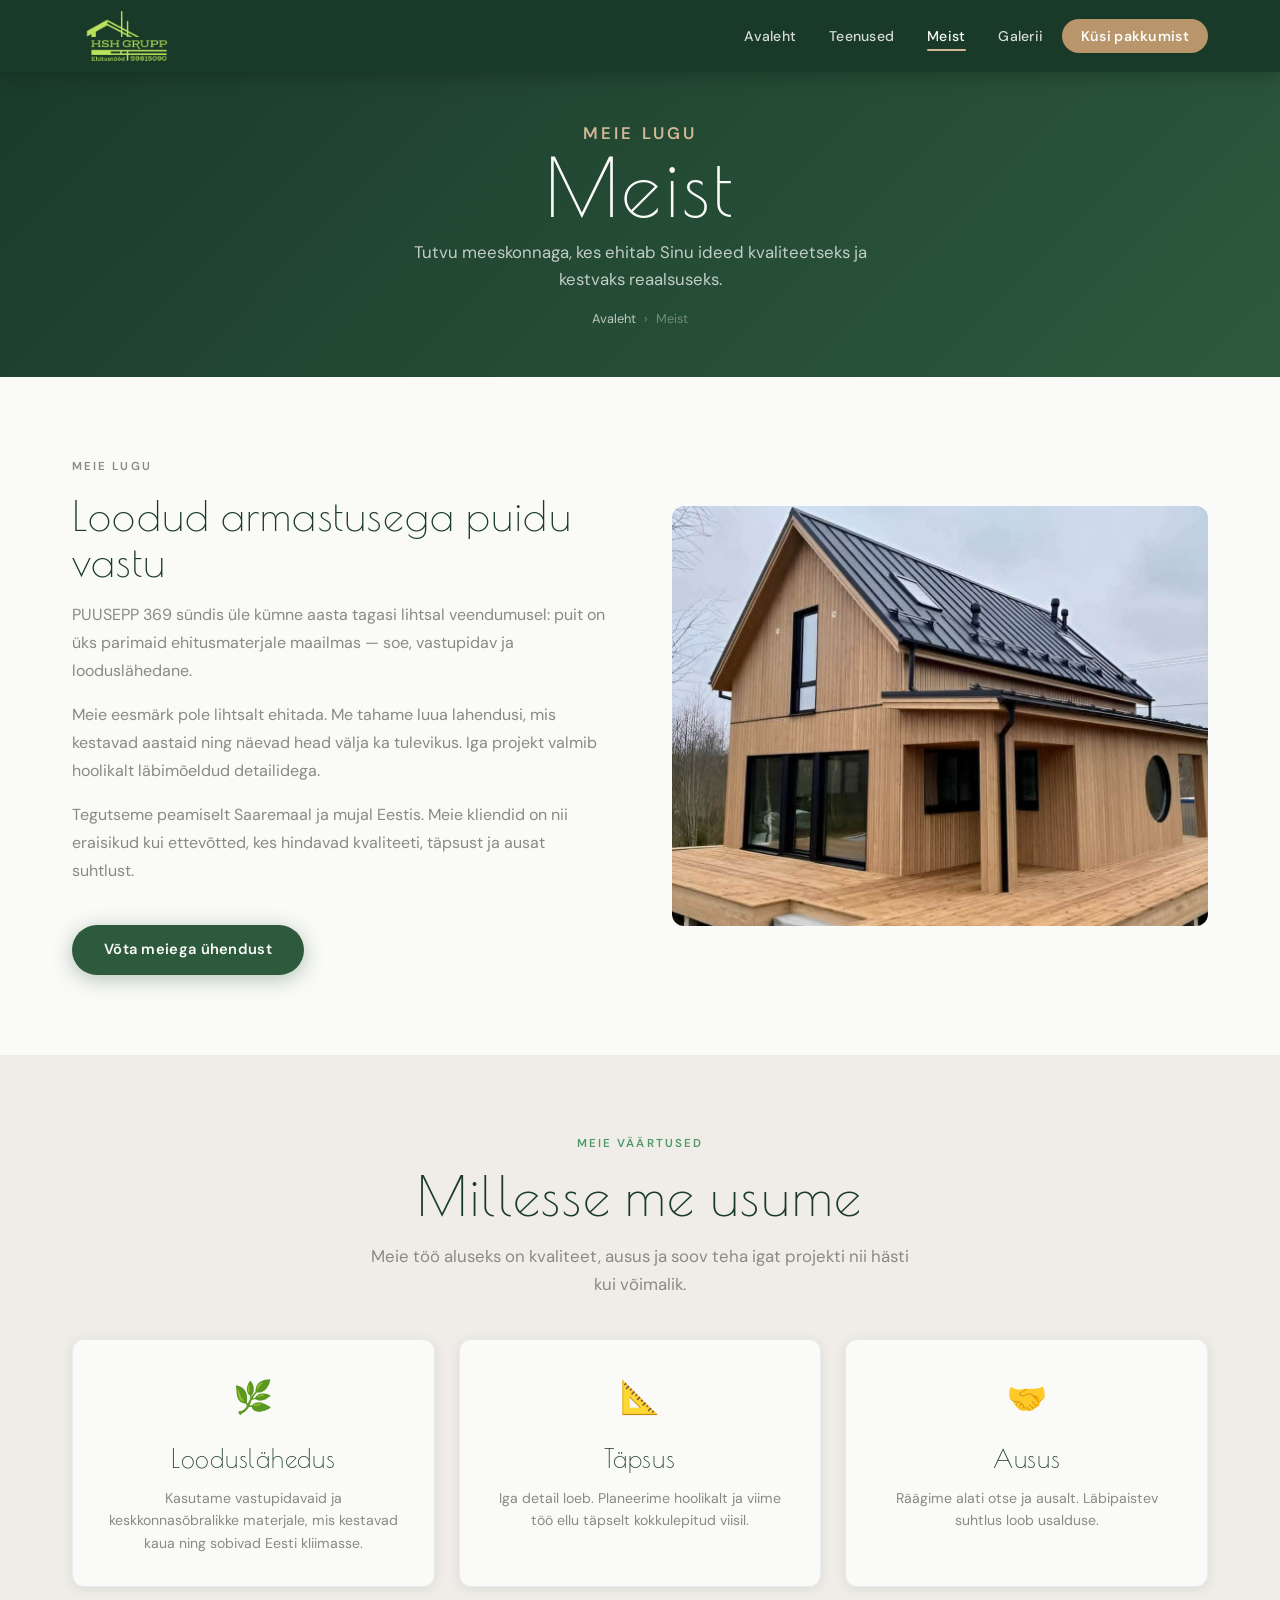
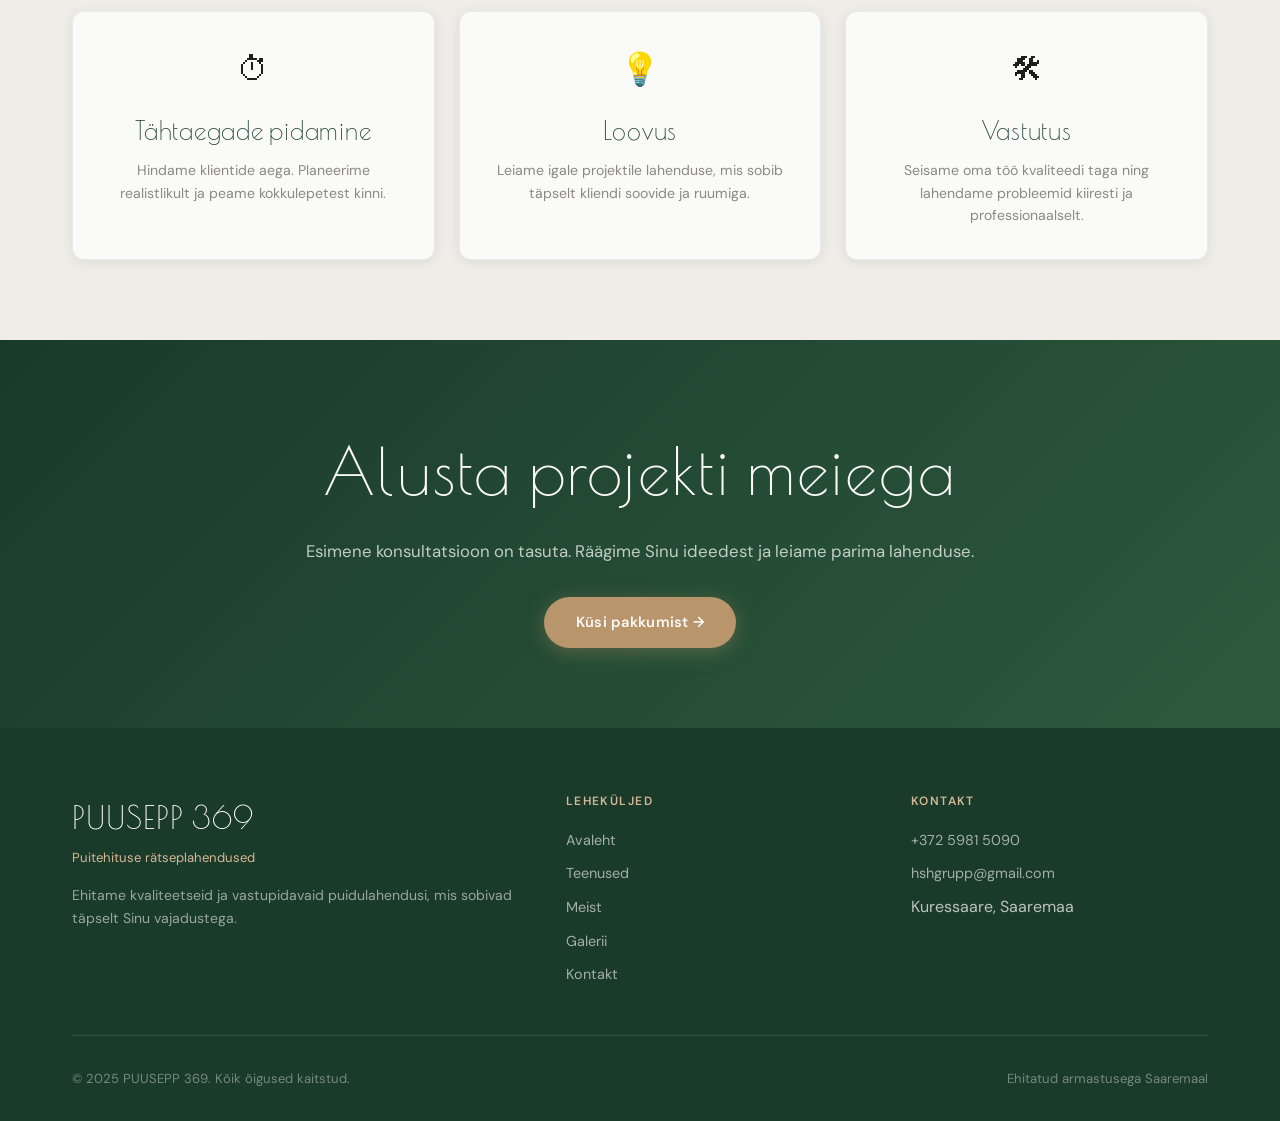
<file: meist.html>
<!DOCTYPE html>
<html lang="et">
<head>
  <meta charset="UTF-8" />
  <meta name="viewport" content="width=device-width, initial-scale=1.0" />

  <title>Meist — PUUSEPP 369</title>

  <meta
    name="description"
    content="PUUSEPP 369 — Saaremaa puitehitajad üle 12 aasta kogemusega. Tutvu meie loo, väärtuste ja meeskonnaga."
  />

  <link rel="stylesheet" href="style.css" />

  <link rel="preconnect" href="https://fonts.googleapis.com" />
  <link rel="preconnect" href="https://fonts.gstatic.com" crossorigin />
</head>

<body>

  <!-- NAV -->
  <nav class="nav" aria-label="Peamine navigatsioon">
    <div class="nav-inner">

      <a href="index.html" class="nav-logo" aria-label="PUUSEPP 369 — avaleht">
        <img src="pildid/logo2.png" alt="PUUSEPP 369" class="nav-logo-img">
      </a>

      <ul class="nav-links" role="list">
        <li><a href="index.html">Avaleht</a></li>
        <li><a href="teenused.html">Teenused</a></li>
        <li><a href="meist.html" class="active">Meist</a></li>
        <li><a href="galerii.html">Galerii</a></li>
        <li><a href="kontakt.html" class="nav-cta">Küsi pakkumist</a></li>
      </ul>

      <button class="hamburger" aria-label="Menüü" aria-expanded="false">
        <span></span>
        <span></span>
        <span></span>
      </button>

    </div>
  </nav>

  <!-- MOBILE MENU -->
  <div class="mobile-menu" role="navigation">
    <a href="index.html">Avaleht</a>
    <a href="teenused.html">Teenused</a>
    <a href="meist.html">Meist</a>
    <a href="galerii.html">Galerii</a>
    <a href="kontakt.html">Küsi pakkumist</a>
  </div>

  <main>

    <!-- HERO -->
    <div class="page-hero">
      <div class="container">

        <p class="section-label light">Meie lugu</p>

        <h1>Meist</h1>

        <p>
          Tutvu meeskonnaga, kes ehitab Sinu ideed
          kvaliteetseks ja kestvaks reaalsuseks.
        </p>

        <div class="breadcrumb">
          <a href="index.html">Avaleht</a>
          <span>›</span>
          <span>Meist</span>
        </div>

      </div>
    </div>

    <!-- STORY -->
    <section class="section">
      <div class="container">

        <div class="about-story">

          <div class="about-story-text fade-in">

            <p class="section-label">Meie lugu</p>

            <h2>Loodud armastusega puidu vastu</h2>

            <p>
              PUUSEPP 369 sündis üle kümne aasta tagasi lihtsal veendumusel:
              puit on üks parimaid ehitusmaterjale maailmas — soe,
              vastupidav ja looduslähedane.
            </p>

            <p>
              Meie eesmärk pole lihtsalt ehitada. Me tahame luua lahendusi,
              mis kestavad aastaid ning näevad head välja ka tulevikus.
              Iga projekt valmib hoolikalt läbimõeldud detailidega.
            </p>

            <p>
              Tegutseme peamiselt Saaremaal ja mujal Eestis.
              Meie kliendid on nii eraisikud kui ettevõtted,
              kes hindavad kvaliteeti, täpsust ja ausat suhtlust.
            </p>

            <a
              href="kontakt.html"
              class="btn btn-primary"
              style="margin-top:1.5rem;"
            >
              Võta meiega ühendust
            </a>

          </div>

          <div class="about-story-img fade-in fade-in-delay-2">
            <img
              src="pildid/12.jpg"
              alt="PUUSEPP 369 meeskond tööl"
            />
          </div>

        </div>

      </div>
    </section>

    <!-- VALUES -->
    <section
      class="section section-alt"
      aria-labelledby="values-heading"
    >

      <div class="container">

        <div
          class="fade-in"
          style="text-align:center;max-width:700px;margin:0 auto 2.5rem;"
        >

          <p class="section-label">Meie väärtused</p>

          <h2
            class="section-title"
            id="values-heading"
          >
            Millesse me usume
          </h2>

          <p class="section-desc" style="margin:0 auto;">
            Meie töö aluseks on kvaliteet, ausus ja soov teha
            igat projekti nii hästi kui võimalik.
          </p>

        </div>

        <div class="values-grid">

          <div class="value-card fade-in">
            <div class="value-card-icon">🌿</div>

            <h4>Looduslähedus</h4>

            <p>
              Kasutame vastupidavaid ja keskkonnasõbralikke materjale,
              mis kestavad kaua ning sobivad Eesti kliimasse.
            </p>
          </div>

          <div class="value-card fade-in fade-in-delay-1">
            <div class="value-card-icon">📐</div>

            <h4>Täpsus</h4>

            <p>
              Iga detail loeb. Planeerime hoolikalt ja viime töö
              ellu täpselt kokkulepitud viisil.
            </p>
          </div>

          <div class="value-card fade-in fade-in-delay-2">
            <div class="value-card-icon">🤝</div>

            <h4>Ausus</h4>

            <p>
              Räägime alati otse ja ausalt.
              Läbipaistev suhtlus loob usalduse.
            </p>
          </div>

          <div class="value-card fade-in fade-in-delay-3">
            <div class="value-card-icon">⏱</div>

            <h4>Tähtaegade pidamine</h4>

            <p>
              Hindame klientide aega.
              Planeerime realistlikult ja peame kokkulepetest kinni.
            </p>
          </div>

          <div class="value-card fade-in fade-in-delay-1">
            <div class="value-card-icon">💡</div>

            <h4>Loovus</h4>

            <p>
              Leiame igale projektile lahenduse,
              mis sobib täpselt kliendi soovide ja ruumiga.
            </p>
          </div>

          <div class="value-card fade-in fade-in-delay-2">
            <div class="value-card-icon">🛠</div>

            <h4>Vastutus</h4>

            <p>
              Seisame oma töö kvaliteedi taga
              ning lahendame probleemid kiiresti ja professionaalselt.
            </p>
          </div>

        </div>

      </div>
    </section>

    <!-- CTA -->
    <section class="cta-banner">

      <div class="container">

        <div class="cta-content fade-in">

          <h2>Alusta projekti meiega</h2>

          <p>
            Esimene konsultatsioon on tasuta.
            Räägime Sinu ideedest ja leiame parima lahenduse.
          </p>

          <a
            href="kontakt.html"
            class="btn btn-wood"
          >
            Küsi pakkumist →
          </a>

        </div>

      </div>

    </section>

  </main>

  <!-- FOOTER -->
  <footer>

    <div class="container">

      <div class="footer-grid">

        <div class="footer-brand">

          <h3>PUUSEPP 369</h3>

          <p>Puitehituse rätseplahendused</p>

          <p class="footer-desc">
            Ehitame kvaliteetseid ja vastupidavaid puidulahendusi,
            mis sobivad täpselt Sinu vajadustega.
          </p>

        </div>

        <div class="footer-col">

          <h4>Leheküljed</h4>

          <ul>
            <li><a href="index.html">Avaleht</a></li>
            <li><a href="teenused.html">Teenused</a></li>
            <li><a href="meist.html">Meist</a></li>
            <li><a href="galerii.html">Galerii</a></li>
            <li><a href="kontakt.html">Kontakt</a></li>
          </ul>

        </div>

        <div class="footer-col">

          <h4>Kontakt</h4>

          <ul>
            <li>
              <a href="tel:+3725551234">
                +372 5981 5090
              </a>
            </li>

            <li>
              <a href="mailto:info@puusepp369.ee">
                hshgrupp@gmail.com
              </a>
            </li>

            <li>Kuressaare, Saaremaa</li>
          </ul>

        </div>

      </div>

      <div class="footer-bottom">
        <span>© 2025 PUUSEPP 369. Kõik õigused kaitstud.</span>
        <span>Ehitatud armastusega Saaremaal</span>
      </div>

    </div>

  </footer>

  <script src="script.js"></script>

</body>
</html>
</file>
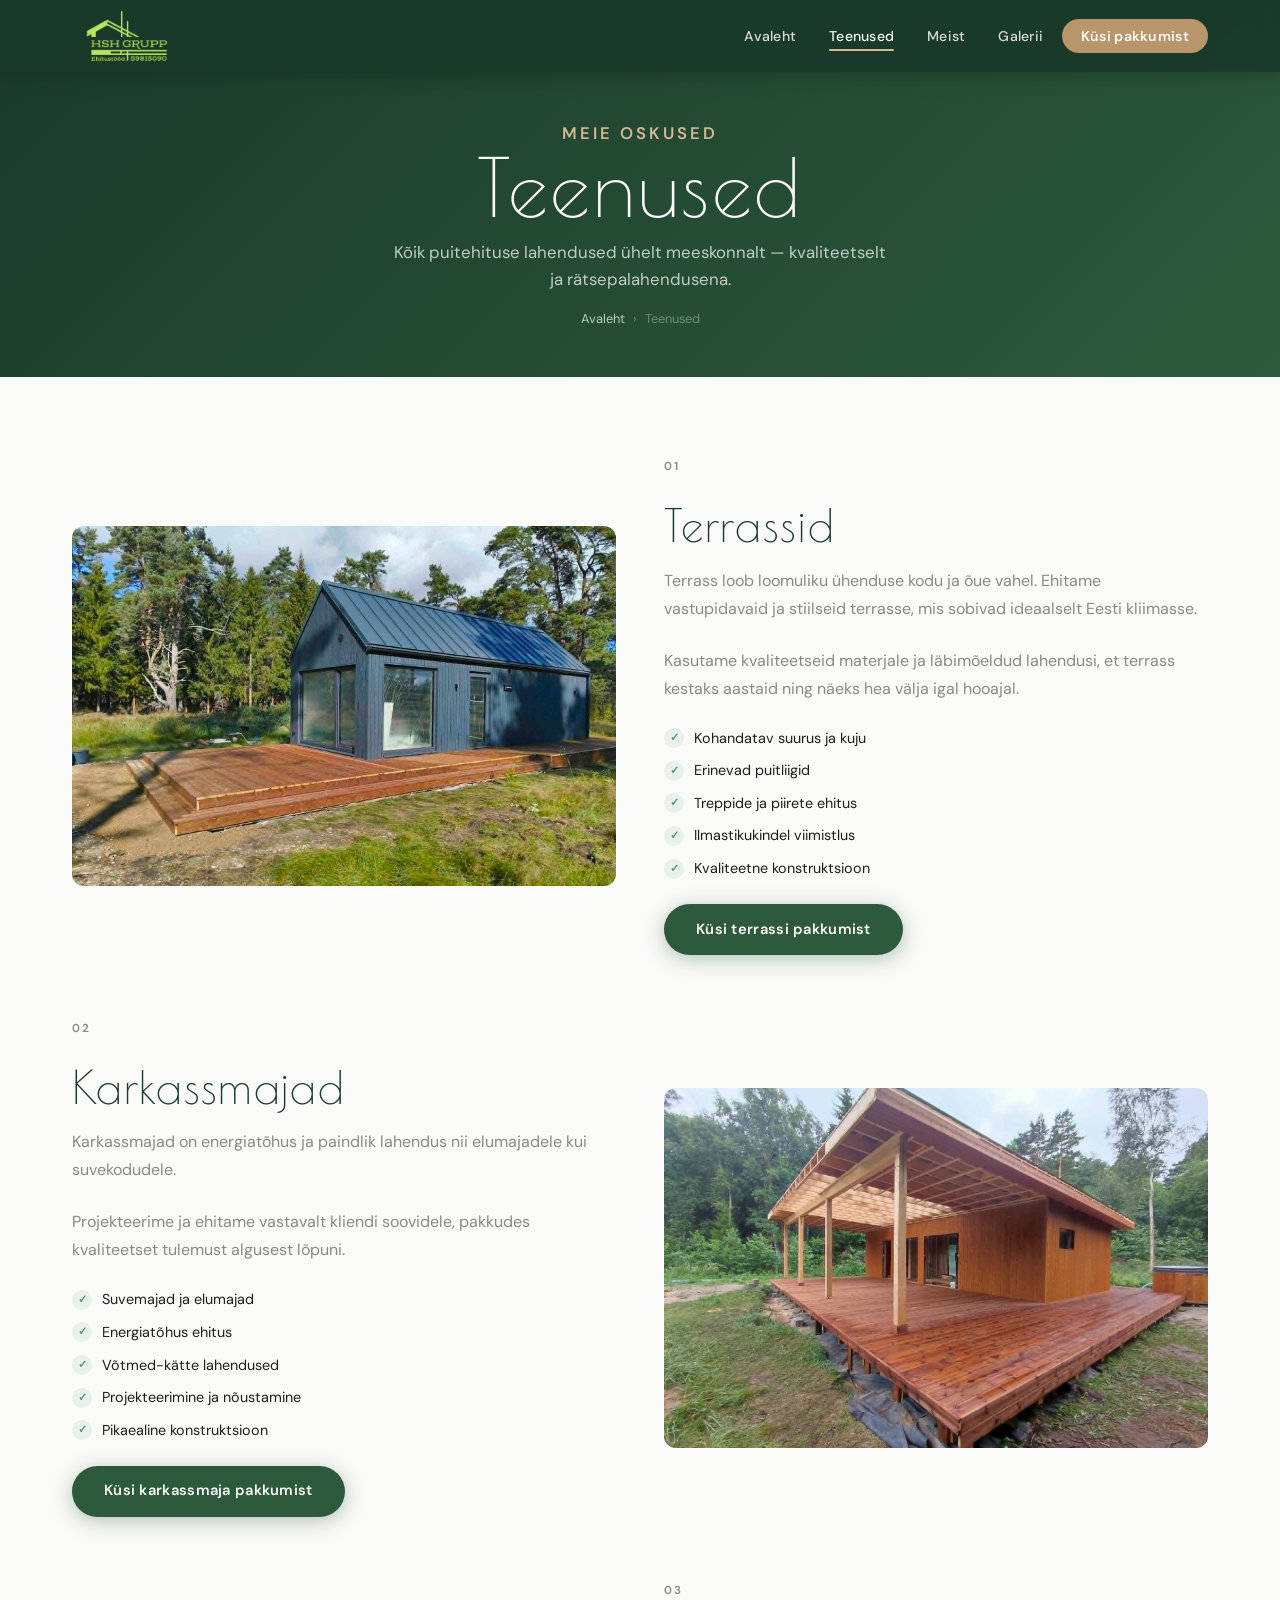
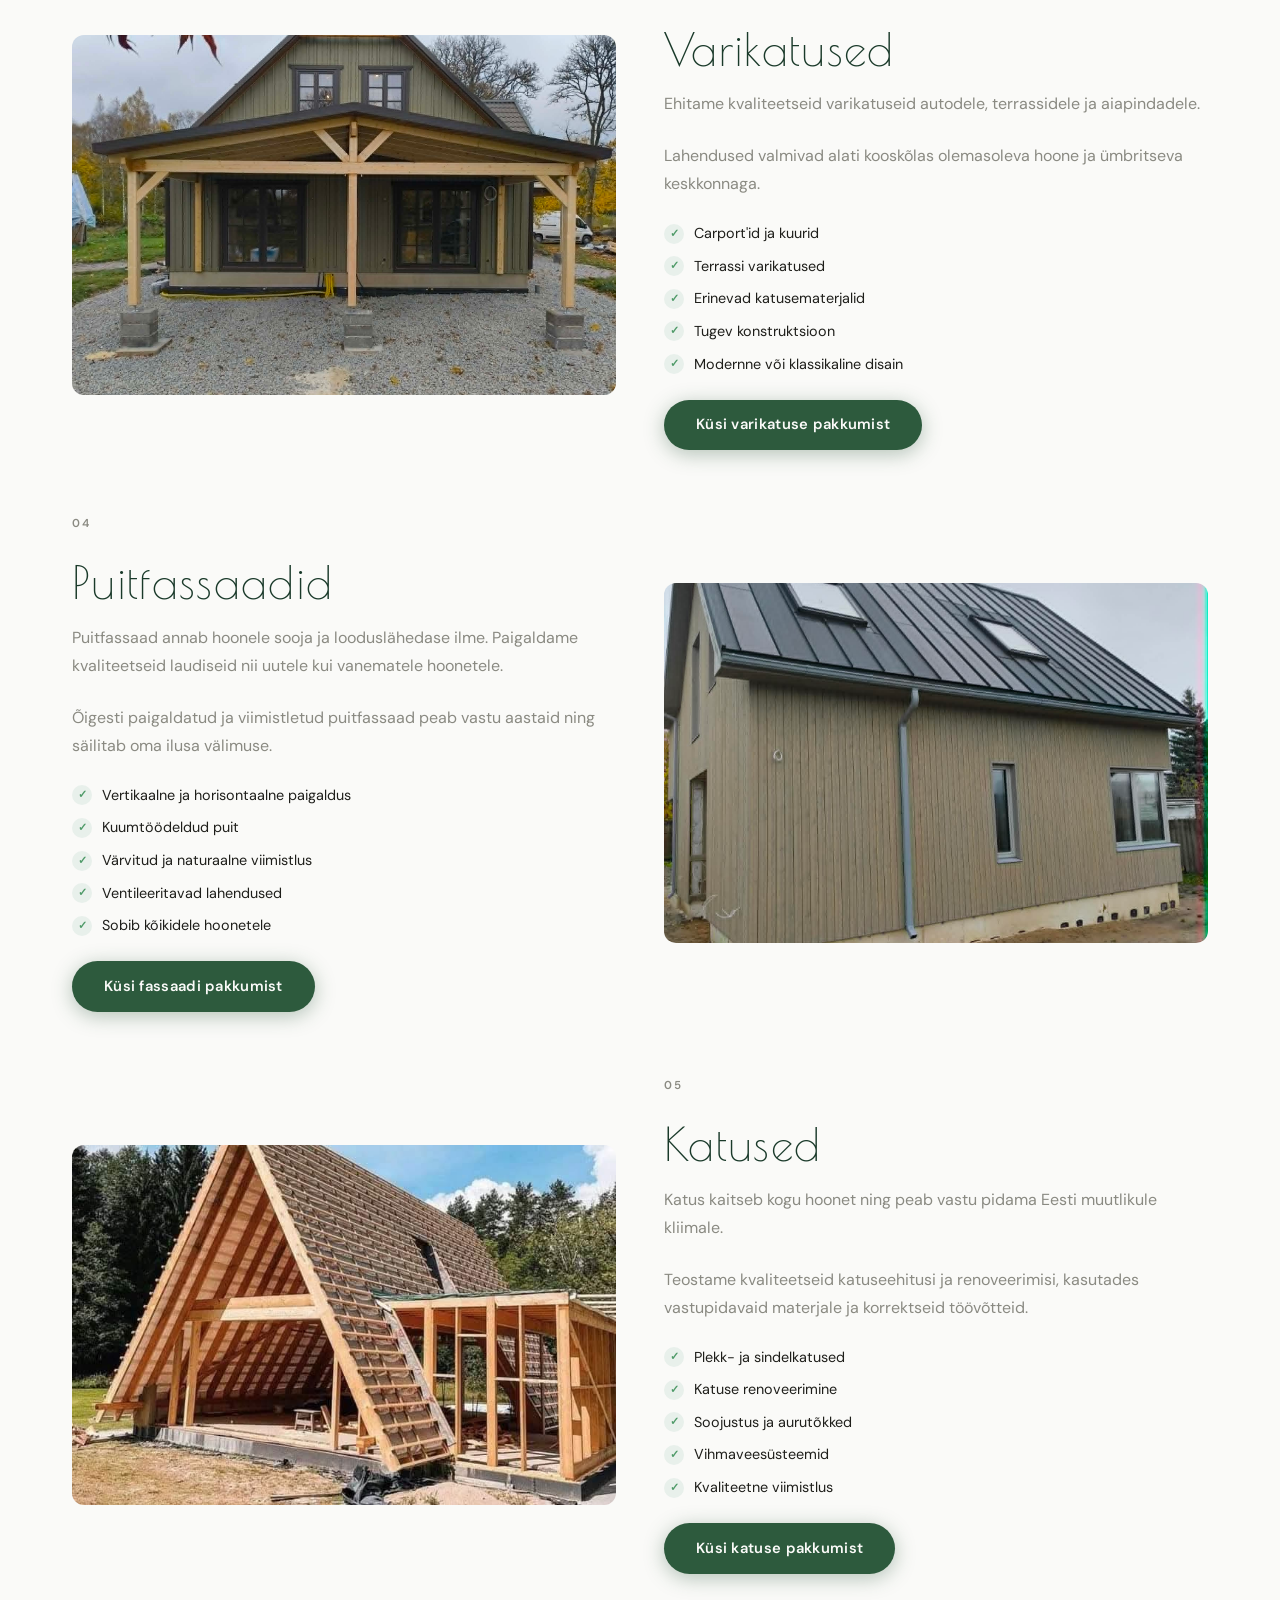
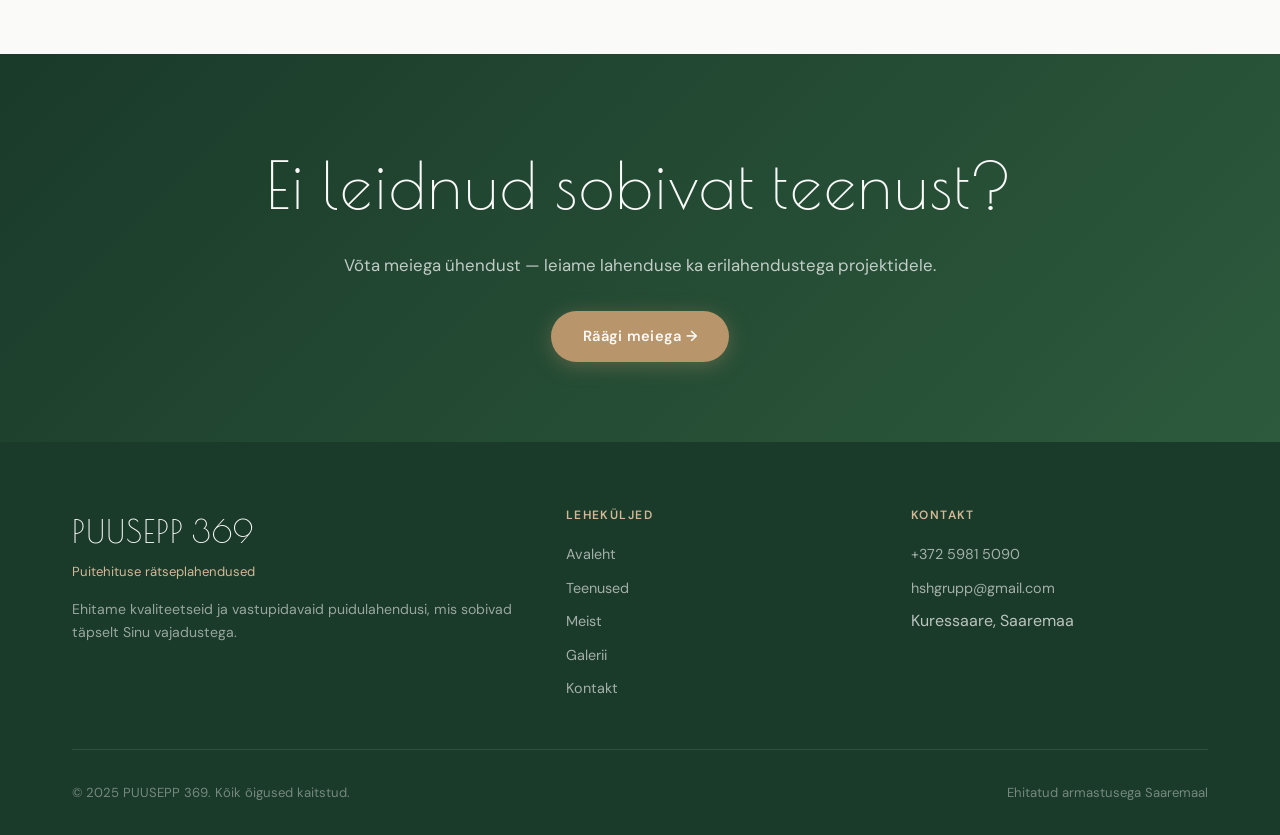
<file: teenused.html>
<!DOCTYPE html>
<html lang="et">
<head>
  <meta charset="UTF-8" />
  <meta name="viewport" content="width=device-width, initial-scale=1.0" />

  <title class="teenusedh1">Teenused — PUUSEPP 369</title>

  <meta
    name="description"
    content="PUUSEPP 369 teenused: terrassid, karkassmajad, varikatused, puitfassaadid ja katused. Kvaliteetsed puitehituse lahendused üle Eesti."
  />

  <link rel="stylesheet" href="style.css" />

  <link rel="preconnect" href="https://fonts.googleapis.com" />
  <link rel="preconnect" href="https://fonts.gstatic.com" crossorigin />
</head>

<body>

  <!-- NAV -->
  <nav class="nav" aria-label="Peamine navigatsioon">
    <div class="nav-inner">

      <a href="index.html" class="nav-logo" aria-label="PUUSEPP 369 — avaleht">
        <img src="pildid/logo2.png" alt="PUUSEPP 369" class="nav-logo-img">
      </a>

      <ul class="nav-links" role="list">
        <li><a href="index.html">Avaleht</a></li>
        <li><a href="teenused.html" class="active">Teenused</a></li>
        <li><a href="meist.html">Meist</a></li>
        <li><a href="galerii.html">Galerii</a></li>
        <li><a href="kontakt.html" class="nav-cta">Küsi pakkumist</a></li>
      </ul>

      <button class="hamburger" aria-label="Menüü" aria-expanded="false">
        <span></span>
        <span></span>
        <span></span>
      </button>

    </div>
  </nav>

  <!-- MOBILE MENU -->
  <div class="mobile-menu" role="navigation">
    <a href="index.html">Avaleht</a>
    <a href="teenused.html">Teenused</a>
    <a href="meist.html">Meist</a>
    <a href="galerii.html">Galerii</a>
    <a href="kontakt.html">Küsi pakkumist</a>
  </div>

  <main>

    <!-- HERO -->
    <div class="page-hero">
      <div class="container">

        <p class="section-label light">Meie oskused</p>

        <h1>Teenused</h1>

        <p>
          Kõik puitehituse lahendused ühelt meeskonnalt —
          kvaliteetselt ja rätsepalahendusena.
        </p>

        <div class="breadcrumb" aria-label="Asukoht lehel">
          <a href="index.html">Avaleht</a>
          <span>›</span>
          <span>Teenused</span>
        </div>

      </div>
    </div>

    <!-- SERVICES -->
    <section class="section">
      <div class="container">

        <div class="services-list">

          <!-- TERRASSID -->
          <article class="service-detail fade-in" id="terrassid">

            <div class="service-detail-img">
              <img src="pildid/15.jpg" alt="Terrasside ehitus">
            </div>

            <div class="service-detail-content">

              <p class="section-label">01</p>

              <h2>Terrassid</h2>

              <p>
                Terrass loob loomuliku ühenduse kodu ja õue vahel.
                Ehitame vastupidavaid ja stiilseid terrasse,
                mis sobivad ideaalselt Eesti kliimasse.
              </p>

              <p>
                Kasutame kvaliteetseid materjale ja läbimõeldud lahendusi,
                et terrass kestaks aastaid ning näeks hea välja igal hooajal.
              </p>

              <div class="service-features">
                <div class="service-feature">Kohandatav suurus ja kuju</div>
                <div class="service-feature">Erinevad puitliigid</div>
                <div class="service-feature">Treppide ja piirete ehitus</div>
                <div class="service-feature">Ilmastikukindel viimistlus</div>
                <div class="service-feature">Kvaliteetne konstruktsioon</div>
              </div>

              <div style="margin-top:1.5rem;">
                <a href="kontakt.html" class="btn btn-primary">
                  Küsi terrassi pakkumist
                </a>
              </div>

            </div>

          </article>

          <!-- KARKASSMAJAD -->
          <article class="service-detail fade-in" id="karkassmajad">

            <div class="service-detail-img">
              <img src="pildid/11.jpg" alt="Karkassmajad">
            </div>

            <div class="service-detail-content">

              <p class="section-label">02</p>

              <h2>Karkassmajad</h2>

              <p>
                Karkassmajad on energiatõhus ja paindlik lahendus
                nii elumajadele kui suvekodudele.
              </p>

              <p>
                Projekteerime ja ehitame vastavalt kliendi soovidele,
                pakkudes kvaliteetset tulemust algusest lõpuni.
              </p>

              <div class="service-features">
                <div class="service-feature">Suvemajad ja elumajad</div>
                <div class="service-feature">Energiatõhus ehitus</div>
                <div class="service-feature">Võtmed-kätte lahendused</div>
                <div class="service-feature">Projekteerimine ja nõustamine</div>
                <div class="service-feature">Pikaealine konstruktsioon</div>
              </div>

              <div style="margin-top:1.5rem;">
                <a href="kontakt.html" class="btn btn-primary">
                  Küsi karkassmaja pakkumist
                </a>
              </div>

            </div>

          </article>

          <!-- VARIKATUSED -->
          <article class="service-detail fade-in" id="varikatused">

            <div class="service-detail-img">
              <img src="pildid/7.jpg" alt="Varikatused">
            </div>

            <div class="service-detail-content">

              <p class="section-label">03</p>

              <h2>Varikatused</h2>

              <p>
                Ehitame kvaliteetseid varikatuseid autodele,
                terrassidele ja aiapindadele.
              </p>

              <p>
                Lahendused valmivad alati kooskõlas olemasoleva hoone
                ja ümbritseva keskkonnaga.
              </p>

              <div class="service-features">
                <div class="service-feature">Carport'id ja kuurid</div>
                <div class="service-feature">Terrassi varikatused</div>
                <div class="service-feature">Erinevad katusematerjalid</div>
                <div class="service-feature">Tugev konstruktsioon</div>
                <div class="service-feature">Modernne või klassikaline disain</div>
              </div>

              <div style="margin-top:1.5rem;">
                <a href="kontakt.html" class="btn btn-primary">
                  Küsi varikatuse pakkumist
                </a>
              </div>

            </div>

          </article>

          <!-- PUITFASSAADID -->
          <article class="service-detail fade-in" id="puitfassaadid">

            <div class="service-detail-img">
              <img src="pildid/3.jpg" alt="Puitfassaadid">
            </div>

            <div class="service-detail-content">

              <p class="section-label">04</p>

              <h2>Puitfassaadid</h2>

              <p>
                Puitfassaad annab hoonele sooja ja looduslähedase ilme.
                Paigaldame kvaliteetseid laudiseid nii uutele
                kui vanematele hoonetele.
              </p>

              <p>
                Õigesti paigaldatud ja viimistletud puitfassaad
                peab vastu aastaid ning säilitab oma ilusa välimuse.
              </p>

              <div class="service-features">
                <div class="service-feature">Vertikaalne ja horisontaalne paigaldus</div>
                <div class="service-feature">Kuumtöödeldud puit</div>
                <div class="service-feature">Värvitud ja naturaalne viimistlus</div>
                <div class="service-feature">Ventileeritavad lahendused</div>
                <div class="service-feature">Sobib kõikidele hoonetele</div>
              </div>

              <div style="margin-top:1.5rem;">
                <a href="kontakt.html" class="btn btn-primary">
                  Küsi fassaadi pakkumist
                </a>
              </div>

            </div>

          </article>

          <!-- KATUSED -->
          <article class="service-detail fade-in" id="katused">

            <div class="service-detail-img">
              <img src="pildid/10.jpg" alt="Katuste ehitus">
            </div>

            <div class="service-detail-content">

              <p class="section-label">05</p>

              <h2>Katused</h2>

              <p>
                Katus kaitseb kogu hoonet ning peab vastu pidama
                Eesti muutlikule kliimale.
              </p>

              <p>
                Teostame kvaliteetseid katuseehitusi ja renoveerimisi,
                kasutades vastupidavaid materjale ja korrektseid töövõtteid.
              </p>

              <div class="service-features">
                <div class="service-feature">Plekk- ja sindelkatused</div>
                <div class="service-feature">Katuse renoveerimine</div>
                <div class="service-feature">Soojustus ja aurutõkked</div>
                <div class="service-feature">Vihmaveesüsteemid</div>
                <div class="service-feature">Kvaliteetne viimistlus</div>
              </div>

              <div style="margin-top:1.5rem;">
                <a href="kontakt.html" class="btn btn-primary">
                  Küsi katuse pakkumist
                </a>
              </div>

            </div>

          </article>

        </div>

      </div>
    </section>

    <!-- CTA -->
    <section class="cta-banner">

      <div class="container">

        <div class="cta-content fade-in">

          <h2>Ei leidnud sobivat teenust?</h2>

          <p>
            Võta meiega ühendust —
            leiame lahenduse ka erilahendustega projektidele.
          </p>

          <a href="kontakt.html" class="btn btn-wood">
            Räägi meiega →
          </a>

        </div>

      </div>

    </section>

    

  </main>

  <!-- FOOTER -->
  <footer>

    <div class="container">

      <div class="footer-grid">

        <div class="footer-brand">
          <h3>PUUSEPP 369</h3>

          <p>Puitehituse rätseplahendused</p>

          <p class="footer-desc">
            Ehitame kvaliteetseid ja vastupidavaid puidulahendusi,
            mis sobivad täpselt Sinu vajadustega.
          </p>
        </div>

        <div class="footer-col">

          <h4>Leheküljed</h4>

          <ul>
            <li><a href="index.html">Avaleht</a></li>
            <li><a href="teenused.html">Teenused</a></li>
            <li><a href="meist.html">Meist</a></li>
            <li><a href="galerii.html">Galerii</a></li>
            <li><a href="kontakt.html">Kontakt</a></li>
          </ul>

        </div>

        <div class="footer-col">

          <h4>Kontakt</h4>

          <ul>
            <li><a href="tel:+3725551234">+372 5981 5090</a></li>
            <li><a href="mailto:info@puusepp369.ee">hshgrupp@gmail.com</a></li>
            <li>Kuressaare, Saaremaa</li>
          </ul>

        </div>

      </div>

      <div class="footer-bottom">
        <span>© 2025 PUUSEPP 369. Kõik õigused kaitstud.</span>
        <span>Ehitatud armastusega Saaremaal</span>
      </div>

    </div>

  </footer>

  <script src="script.js"></script>

</body>
</html>
</file>
<file: style.css>
@import url('https://fonts.googleapis.com/css2?family=Poiret+One&family=DM+Sans:wght@300;400;500;600;700&display=swap');

/* ===== CSS VARIABLES ===== */
:root {
  --green-dark: #1a3a2a;
  --green-mid: #2d5a3d;
  --green-light: #3d7a52;
  --green-accent: #4e9a68;
  --green-pale: #e8f0eb;

  --wood-light: #d4b896;
  --wood-mid: #b8956a;
  --wood-warm: #f5ede3;

  --white: #fafaf8;
  --gray-light: #f0ede8;
  --gray-mid: #8a8a82;
  --gray-dark: #2a2a25;
  --text: #1e1e1a;

  --shadow-sm: 0 2px 12px rgba(26,58,42,0.10);
  --shadow-md: 0 8px 32px rgba(26,58,42,0.15);
  --shadow-lg: 0 20px 60px rgba(26,58,42,0.20);

  --radius: 4px;
  --radius-lg: 12px;
  --transition: 0.35s cubic-bezier(0.4, 0, 0.2, 1);
  --nav-height: 72px;

  --font-display: 'Poiret One', sans-serif;
  --font-body: 'DM Sans', sans-serif;
}

/* ===== RESET ===== */
*,
*::before,
*::after {
  box-sizing: border-box;
  margin: 0;
  padding: 0;
}

html {
  scroll-behavior: smooth;
  font-size: 16px;
}

body {
  font-family: var(--font-body);
  color: var(--text);
  background: var(--white);
  line-height: 1.6;
  overflow-x: hidden;
}

img {
  max-width: 100%;
  display: block;
}

a {
  text-decoration: none;
  color: inherit;
}

ul {
  list-style: none;
}

button {
  cursor: pointer;
  font-family: var(--font-body);
  border: none;
  background: none;
}

/* ===== GLOBAL HEADINGS FONT ===== */
h1,
h2,
h3,
h4,
.hero-title,
.section-title,
.page-hero h1,
.service-card-title,
.service-detail-content h2,
.about-story-text h2,
.value-card h4,
.contact-form h3,
.contact-card h3,
.cta-content h2,
.footer-brand h3 {
  font-family: var(--font-display);
  font-weight: 400;
  letter-spacing: 0.03em;
}

/* ===== NAVIGATION ===== */
.nav {
  position: fixed;
  top: 0;
  left: 0;
  right: 0;
  z-index: 1000;
  height: var(--nav-height);
  display: flex;
  align-items: center;
  background: rgba(26, 58, 42, 0.97);
  backdrop-filter: blur(10px);
  box-shadow: 0 2px 20px rgba(0,0,0,0.25);
  transition: background var(--transition);
}

.nav.scrolled {
  background: rgba(26, 58, 42, 1);
}

nav .nav-inner {
  display: flex !important;
  align-items: center;
  justify-content: space-between;
  width: 100%;
  max-width: 1200px;
  margin: 0 auto;
  padding: 0 2rem;
  flex-direction: row !important;
}

.nav-logo {
  display: flex;
  align-items: center;
}

.nav-logo-img {
  height: 110px;
  width: auto;
  display: block;
  object-fit: contain;
}

nav .nav-links {
  display: flex !important;
  align-items: center;
  gap: 0.25rem;
  flex-direction: row !important;
}

.nav-links a {
  color: rgba(255,255,255,0.82);
  font-size: 0.88rem;
  font-weight: 500;
  padding: 0.5rem 0.9rem;
  border-radius: var(--radius);
  letter-spacing: 0.02em;
  transition: color var(--transition), background var(--transition);
  position: relative;
}

.nav-links a::after {
  content: '';
  position: absolute;
  bottom: 2px;
  left: 50%;
  right: 50%;
  height: 2px;
  background: var(--wood-light);
  border-radius: 2px;
  transition: left var(--transition), right var(--transition);
}

.nav-links a:hover,
.nav-links a.active {
  color: var(--white);
}

.nav-links a:hover::after,
.nav-links a.active::after {
  left: 0.9rem;
  right: 0.9rem;
}

.nav-cta {
  background: var(--wood-mid) !important;
  color: var(--white) !important;
  padding: 0.5rem 1.2rem !important;
  border-radius: 30px !important;
  font-weight: 600 !important;
}

.nav-cta::after {
  display: none !important;
}

.nav-cta:hover {
  background: var(--wood-warm) !important;
  color: var(--green-dark) !important;
  transform: translateY(-1px);
  box-shadow: 0 4px 16px rgba(184,149,106,0.4) !important;
}

.hamburger {
  display: none;
  flex-direction: column;
  gap: 5px;
  width: 28px;
  padding: 4px 0;
}

.hamburger span {
  display: block;
  height: 2px;
  background: var(--white);
  border-radius: 2px;
  transition: transform var(--transition), opacity var(--transition), width var(--transition);
}

.hamburger span:nth-child(2) {
  width: 70%;
}

.hamburger.open span:nth-child(1) {
  transform: translateY(7px) rotate(45deg);
}

.hamburger.open span:nth-child(2) {
  opacity: 0;
  width: 0;
}

.hamburger.open span:nth-child(3) {
  transform: translateY(-7px) rotate(-45deg);
}

/* ===== MOBILE NAV ===== */
.mobile-menu {
  display: none;
  position: fixed;
  top: var(--nav-height);
  left: 0;
  right: 0;
  background: var(--green-dark);
  z-index: 999;
  padding: 1.5rem 2rem 2rem;
  flex-direction: column;
  gap: 0.5rem;
  border-top: 1px solid rgba(255,255,255,0.08);
  box-shadow: 0 20px 40px rgba(0,0,0,0.3);
  transform: translateY(-20px);
  opacity: 0;
  transition: transform var(--transition), opacity var(--transition);
}

.mobile-menu.open {
  display: flex;
  transform: translateY(0);
  opacity: 1;
}

.mobile-menu a {
  color: rgba(255,255,255,0.85);
  font-size: 1rem;
  font-weight: 500;
  padding: 0.75rem 0;
  border-bottom: 1px solid rgba(255,255,255,0.08);
}

.mobile-menu a:last-child {
  border-bottom: none;
}

.mobile-menu a:hover {
  color: var(--wood-light);
}

/* ===== LAYOUT ===== */
.container {
  max-width: 1200px;
  margin: 0 auto;
  padding: 0 2rem;
}

.section {
  padding: 5rem 0;
}

.section-alt {
  background: var(--gray-light);
}

.section-dark {
  background: var(--green-dark);
  color: var(--white);
}

.section-wood {
  background: var(--wood-warm);
}

/* ===== SECTION TEXT ===== */
.section-label {
  font-size: 0.72rem;
  letter-spacing: 0.18em;
  text-transform: uppercase;
  color: var(--green-accent);
  font-weight: 600;
  margin-bottom: 0.75rem;
  font-family: var(--font-body);
}

.section-label.light {
  color: var(--wood-light);
}

.section-title {
  font-size: clamp(2.2rem, 4.5vw, 3.4rem);
  line-height: 1.1;
  color: var(--green-dark);
  margin-bottom: 1rem;
}

.section-title.light {
  color: var(--white);
}

.section-desc {
  font-size: 1.05rem;
  color: var(--gray-mid);
  max-width: 540px;
  line-height: 1.7;
}

.section-desc.light {
  color: rgba(255,255,255,0.72);
}

/* ===== BUTTONS ===== */
.btn {
  display: inline-flex;
  align-items: center;
  gap: 0.5rem;
  padding: 0.85rem 2rem;
  border-radius: 40px;
  font-family: var(--font-body);
  font-size: 0.92rem;
  font-weight: 600;
  letter-spacing: 0.02em;
  transition: all var(--transition);
  white-space: nowrap;
}

.btn-primary {
  background: var(--green-mid);
  color: var(--white);
  box-shadow: 0 4px 20px rgba(45,90,61,0.35);
}

.btn-primary:hover {
  background: var(--green-dark);
  transform: translateY(-2px);
  box-shadow: 0 8px 30px rgba(45,90,61,0.45);
}

.btn-wood {
  background: var(--wood-mid);
  color: var(--white);
  box-shadow: 0 4px 20px rgba(184,149,106,0.35);
}

.btn-wood:hover {
  background: #a07d55;
  transform: translateY(-2px);
  box-shadow: 0 8px 30px rgba(184,149,106,0.45);
}

.btn-outline {
  background: transparent;
  color: var(--white);
  border: 2px solid rgba(255,255,255,0.5);
}

.btn-outline:hover {
  background: rgba(255,255,255,0.12);
  border-color: rgba(255,255,255,0.8);
  transform: translateY(-2px);
}

.btn-outline-green {
  background: transparent;
  color: var(--green-mid);
  border: 2px solid var(--green-mid);
}

.btn-outline-green:hover {
  background: var(--green-mid);
  color: var(--white);
  transform: translateY(-2px);
}

/* ===== HERO ===== */
.hero {
  position: relative;
  min-height: 100vh;
  display: flex;
  align-items: center;
  justify-content: center;
  overflow: hidden;
}

.hero-bg {
  position: absolute;
  inset: 0;
  background:
    linear-gradient(to bottom, rgba(15,35,22,0.72), rgba(26,58,42,0.55), rgba(15,35,22,0.80)),
    url('https://images.unsplash.com/photo-1448375240586-882707db888b?w=1600&q=80') center/cover no-repeat;
}

.hero-content {
  position: relative;
  z-index: 2;
  text-align: center;
  color: var(--white);
  padding: 2rem;
  max-width: 800px;
}

.hero-label {
  display: inline-block;
  font-family: var(--font-body);
  font-size: 0.72rem;
  letter-spacing: 0.22em;
  text-transform: uppercase;
  color: var(--wood-light);
  font-weight: 600;
  margin-bottom: 1.5rem;
  padding: 0.4rem 1rem;
  border: 1px solid rgba(212,184,150,0.35);
  border-radius: 30px;
  background: rgba(212,184,150,0.08);
}

.hero-title {
  font-size: clamp(3.6rem, 9vw, 7rem);
  line-height: 0.95;
  color: var(--white);
  margin-bottom: 0.5rem;
}

.hero-title span {
  color: var(--wood-light);
  display: block;
}

.hero-tagline {
  font-size: clamp(0.9rem, 2vw, 1.1rem);
  letter-spacing: 0.15em;
  text-transform: uppercase;
  color: var(--wood-light);
  font-weight: 500;
  margin-bottom: 1.5rem;
}

.hero-desc {
  font-size: clamp(1rem, 2vw, 1.15rem);
  color: rgba(255,255,255,0.78);
  max-width: 520px;
  margin: 0 auto 2.5rem;
  line-height: 1.75;
}

.hero-btns {
  display: flex;
  gap: 1rem;
  justify-content: center;
  flex-wrap: wrap;
}

.hero-scroll {
  position: absolute;
  bottom: 2.5rem;
  left: 50%;
  transform: translateX(-50%);
  z-index: 2;
  display: flex;
  flex-direction: column;
  align-items: center;
  gap: 0.4rem;
  color: rgba(255,255,255,0.5);
  font-size: 0.7rem;
  letter-spacing: 0.12em;
  text-transform: uppercase;
}

.scroll-line {
  width: 1px;
  height: 40px;
  background: linear-gradient(to bottom, rgba(255,255,255,0), rgba(255,255,255,0.4));
  animation: scrollAnim 2s ease-in-out infinite;
}

@keyframes scrollAnim {
  0%, 100% {
    opacity: 0.3;
    transform: scaleY(1);
  }

  50% {
    opacity: 1;
    transform: scaleY(0.6);
  }
}

/* ===== PAGE HERO ===== */
.page-hero {
  padding-top: calc(var(--nav-height) + 3rem);
  padding-bottom: 3rem;
  background: linear-gradient(135deg, var(--green-dark), var(--green-mid));
  color: var(--white);
  text-align: center;
}

.page-hero h1 {
  font-size: clamp(3rem, 7vw, 5rem);
  line-height: 1;
  margin-bottom: 0.75rem;
  color: var(--white);
}

.page-hero p {
  font-family: var(--font-body);
  font-size: 1.05rem;
  color: rgba(255,255,255,0.72);
  max-width: 500px;
  margin: 0 auto;
}

/* ===== SERVICES GRID ===== */
.services-grid {
  display: grid;
  grid-template-columns: repeat(auto-fit, minmax(320px, 1fr));
  gap: 1.5rem;
}

.service-card {
  background: var(--white);
  border-radius: var(--radius-lg);
  overflow: hidden;
  box-shadow: var(--shadow-sm);
  transition: transform var(--transition), box-shadow var(--transition);
  border: 1px solid rgba(26,58,42,0.07);
}

.service-card:hover {
  transform: translateY(-6px);
  box-shadow: var(--shadow-lg);
}

.service-card-img {
  height: 200px;
  background: var(--green-pale);
  overflow: hidden;
}

.service-card-img img {
  width: 100%;
  height: 100%;
  object-fit: cover;
  transition: transform 0.6s ease;
}

.service-card:hover .service-card-img img {
  transform: scale(1.06);
}

.service-card-body {
  padding: 1.5rem;
}

.service-card-title {
  font-size: 1.7rem;
  color: var(--green-dark);
  margin-bottom: 0.6rem;
}

.service-card-desc {
  font-size: 0.9rem;
  color: var(--gray-mid);
  line-height: 1.65;
}

.service-tag {
  display: inline-block;
  margin-top: 1rem;
  font-size: 0.72rem;
  font-weight: 600;
  letter-spacing: 0.08em;
  text-transform: uppercase;
  color: var(--green-accent);
  padding: 0.3rem 0.8rem;
  background: var(--green-pale);
  border-radius: 20px;
}

/* ===== WHY US ===== */
.why-grid {
  display: grid;
  grid-template-columns: 1fr 1fr;
  gap: 4rem;
  align-items: center;
}

.why-items {
  display: flex;
  flex-direction: column;
  gap: 1.5rem;
  margin-top: 2rem;
}

.why-item {
  display: flex;
  gap: 1.25rem;
  align-items: flex-start;
}

.why-item-icon {
  width: 48px;
  height: 48px;
  background: var(--green-pale);
  border-radius: 12px;
  display: flex;
  align-items: center;
  justify-content: center;
  font-size: 1.3rem;
  flex-shrink: 0;
  border: 1px solid rgba(26,58,42,0.1);
}

.why-item h4 {
  font-size: 1.45rem;
  color: var(--green-dark);
  margin-bottom: 0.3rem;
}

.why-item p {
  font-family: var(--font-body);
  font-size: 0.88rem;
  color: var(--gray-mid);
  line-height: 1.6;
}

.why-visual {
  position: relative;
  border-radius: var(--radius-lg);
  overflow: hidden;
  height: 480px;
}

.why-visual img {
  width: 100%;
  height: 100%;
  object-fit: cover;
}

.why-badge {
  position: absolute;
  bottom: 18px;
  right: 18px;
  z-index: 5;
}

.why-badge .credit-badge {
  width: 100px !important;
  height: auto !important;
  object-fit: contain !important;
}
/* ===== STATS SECTION ===== */
.stats-section {
  padding: 4.5rem 0;
  background: var(--green-dark);
  color: var(--white);
}

.stats-grid {
  display: grid;
  grid-template-columns: repeat(3, 1fr);
  gap: 1.5rem;
}

.stat-card {
  background: rgba(255,255,255,0.06);
  border: 1px solid rgba(212,184,150,0.18);
  border-radius: var(--radius-lg);
  padding: 2.4rem 1.5rem;
  text-align: center;
  box-shadow: var(--shadow-sm);
}

.stat-number {
  font-family: var(--font-display);
  font-size: clamp(3rem, 7vw, 4.5rem);
  font-weight: 400;
  color: var(--wood-light);
  line-height: 1;
  margin-bottom: 0.75rem;
}

.stat-card-label {
  font-family: var(--font-body);
  color: rgba(255,255,255,0.72);
  font-size: 0.82rem;
  font-weight: 600;
  text-transform: uppercase;
  letter-spacing: 0.1em;
}

/* ===== CTA ===== */
.cta-banner {
  background: linear-gradient(135deg, var(--green-dark), var(--green-mid));
  color: var(--white);
  padding: 5rem 0;
  text-align: center;
  position: relative;
  overflow: hidden;
}

.cta-content {
  position: relative;
  z-index: 1;
}

.cta-content h2 {
  font-size: clamp(2.4rem, 5vw, 4rem);
  margin-bottom: 1rem;
  color: var(--white);
}

.cta-content p {
  font-family: var(--font-body);
  font-size: 1.05rem;
  color: rgba(255,255,255,0.72);
  margin-bottom: 2rem;
}

/* ===== GALLERY ===== */
.gallery-grid {
  display: grid;
  grid-template-columns: repeat(auto-fit, minmax(280px, 1fr));
  gap: 1rem;
}

.gallery-item {
  position: relative;
  border-radius: var(--radius-lg);
  overflow: hidden;
  aspect-ratio: 4 / 3;
  background: var(--green-pale);
  cursor: pointer;
}

.gallery-item:nth-child(5) {
  grid-column: span 2;
}

.gallery-img,
.gallery-item img {
  width: 100%;
  height: 100%;
  object-fit: cover;
}

.gallery-overlay {
  position: absolute;
  inset: 0;
  background: rgba(26,58,42,0);
  display: flex;
  align-items: center;
  justify-content: center;
  transition: background var(--transition);
}

.gallery-item:hover .gallery-overlay {
  background: rgba(26,58,42,0.35);
}

/* ===== CONTACT ===== */
.contact-grid {
  display: grid;
  grid-template-columns: 1fr 1.4fr;
  gap: 4rem;
  align-items: start;
}

.contact-items {
  display: flex;
  flex-direction: column;
  gap: 1.2rem;
  margin-bottom: 2rem;
}

.contact-item {
  display: flex;
  align-items: center;
  gap: 1rem;
}

.contact-item-icon {
  width: 44px;
  height: 44px;
  background: var(--green-pale);
  border-radius: 10px;
  display: flex;
  align-items: center;
  justify-content: center;
  font-size: 1.1rem;
  flex-shrink: 0;
}

.contact-item-text a {
  color: var(--green-mid);
  font-weight: 500;
}

.contact-item-text small {
  display: block;
  font-size: 0.75rem;
  color: var(--gray-mid);
  text-transform: uppercase;
  letter-spacing: 0.08em;
  margin-bottom: 1px;
}

.contact-form {
  background: var(--white);
  border-radius: var(--radius-lg);
  padding: 2.5rem;
  box-shadow: var(--shadow-md);
  border: 1px solid rgba(26,58,42,0.07);
}

.contact-form h3 {
  font-size: 2rem;
  color: var(--green-dark);
  margin-bottom: 1.75rem;
}

.form-group {
  margin-bottom: 1.25rem;
}

.form-group label {
  display: block;
  font-family: var(--font-body);
  font-size: 0.8rem;
  font-weight: 600;
  letter-spacing: 0.06em;
  text-transform: uppercase;
  color: var(--green-dark);
  margin-bottom: 0.4rem;
}

.form-group input,
.form-group textarea,
.form-group select {
  width: 100%;
  padding: 0.85rem 1rem;
  border: 1.5px solid rgba(26,58,42,0.15);
  border-radius: var(--radius);
  font-family: var(--font-body);
  font-size: 0.95rem;
  color: var(--text);
  background: var(--gray-light);
  outline: none;
}

.form-group textarea {
  resize: vertical;
  min-height: 120px;
}

.form-row {
  display: grid;
  grid-template-columns: 1fr 1fr;
  gap: 1rem;
}

.form-success {
  display: none;
  background: var(--green-pale);
  border: 1px solid var(--green-accent);
  border-radius: var(--radius);
  padding: 1rem 1.25rem;
  color: var(--green-dark);
  font-size: 0.9rem;
  margin-top: 1rem;
}

/* ===== ABOUT ===== */
.about-story {
  display: grid;
  grid-template-columns: 1fr 1fr;
  gap: 4rem;
  align-items: center;
}

.about-story-text h2 {
  font-size: 2.6rem;
  color: var(--green-dark);
  margin-bottom: 1rem;
  line-height: 1.1;
}

.about-story-text p {
  font-family: var(--font-body);
  color: var(--gray-mid);
  line-height: 1.75;
  margin-bottom: 1rem;
}

.about-story-img {
  height: 420px;
  border-radius: var(--radius-lg);
  overflow: hidden;
  background: var(--green-pale);
}

.about-story-img img {
  width: 100%;
  height: 100%;
  object-fit: cover;
}

.values-grid {
  display: grid;
  grid-template-columns: repeat(3, 1fr);
  gap: 1.5rem;
  margin-top: 2rem;
}

.value-card {
  background: var(--white);
  border-radius: var(--radius-lg);
  padding: 2rem;
  text-align: center;
  box-shadow: var(--shadow-sm);
  border: 1px solid rgba(26,58,42,0.07);
}

.value-card-icon {
  font-size: 2rem;
  margin-bottom: 1rem;
}

.value-card h4 {
  font-size: 1.55rem;
  color: var(--green-dark);
  margin-bottom: 0.5rem;
}

.value-card p {
  font-family: var(--font-body);
  font-size: 0.88rem;
  color: var(--gray-mid);
  line-height: 1.6;
}

/* ===== SERVICES DETAIL PAGE ===== */
.services-list {
  display: flex;
  flex-direction: column;
  gap: 4rem;
}

.service-detail {
  display: grid;
  grid-template-columns: 1fr 1fr;
  gap: 3rem;
  align-items: center;
}

.service-detail:nth-child(even) {
  direction: rtl;
}

.service-detail:nth-child(even) > * {
  direction: ltr;
}

.service-detail-img {
  height: 360px;
  border-radius: var(--radius-lg);
  overflow: hidden;
  background: var(--green-pale);
}

.service-detail-img img {
  width: 100%;
  height: 100%;
  object-fit: cover;
}

.service-detail-content h2 {
  font-size: 2.8rem;
  color: var(--green-dark);
  margin-bottom: 1rem;
  line-height: 1.1;
}

.service-detail-content p {
  font-family: var(--font-body);
  color: var(--gray-mid);
  line-height: 1.75;
  margin-bottom: 1.5rem;
}

.service-features {
  display: flex;
  flex-direction: column;
  gap: 0.6rem;
}

.service-feature {
  display: flex;
  align-items: center;
  gap: 0.6rem;
  font-size: 0.9rem;
  color: var(--text);
}

.service-feature::before {
  content: '✓';
  width: 20px;
  height: 20px;
  background: var(--green-pale);
  border-radius: 50%;
  color: var(--green-accent);
  font-size: 0.7rem;
  font-weight: 700;
  display: flex;
  align-items: center;
  justify-content: center;
  flex-shrink: 0;
}

/* ===== FOOTER ===== */
footer {
  background: var(--green-dark);
  color: rgba(255,255,255,0.7);
  padding: 4rem 0 2rem;
}

.footer-grid {
  display: grid;
  grid-template-columns: 1.5fr 1fr 1fr;
  gap: 3rem;
  margin-bottom: 3rem;
}

.footer-brand h3 {
  font-size: 2rem;
  color: var(--white);
  margin-bottom: 0.25rem;
}

.footer-brand p {
  font-size: 0.82rem;
  color: var(--wood-light);
  margin-bottom: 1rem;
}

.footer-brand .footer-desc {
  font-size: 0.88rem;
  line-height: 1.65;
  color: rgba(255,255,255,0.55);
}

.footer-col h4 {
  font-family: var(--font-body);
  font-size: 0.75rem;
  text-transform: uppercase;
  letter-spacing: 0.12em;
  color: var(--wood-light);
  font-weight: 600;
  margin-bottom: 1rem;
}

.footer-col ul {
  display: flex;
  flex-direction: column;
  gap: 0.5rem;
}

.footer-col ul a {
  font-size: 0.9rem;
  color: rgba(255,255,255,0.6);
}

.footer-col ul a:hover {
  color: var(--white);
}

.footer-bottom {
  border-top: 1px solid rgba(255,255,255,0.1);
  padding-top: 2rem;
  display: flex;
  align-items: center;
  justify-content: space-between;
  font-size: 0.82rem;
  color: rgba(255,255,255,0.4);
}

/* ===== BREADCRUMB ===== */
.breadcrumb {
  display: flex;
  align-items: center;
  gap: 0.5rem;
  font-size: 0.8rem;
  color: rgba(255,255,255,0.55);
  justify-content: center;
  margin-top: 1rem;
}

.breadcrumb a {
  color: rgba(255,255,255,0.7);
}

.breadcrumb a:hover {
  color: var(--white);
}

.breadcrumb span {
  color: rgba(255,255,255,0.35);
}

/* ===== ANIMATIONS ===== */
.fade-in {
  opacity: 0;
  transform: translateY(30px);
  transition: opacity 0.7s ease, transform 0.7s ease;
}

.fade-in.visible {
  opacity: 1;
  transform: translateY(0);
}

.fade-in-delay-1 {
  transition-delay: 0.1s;
}

.fade-in-delay-2 {
  transition-delay: 0.2s;
}

.fade-in-delay-3 {
  transition-delay: 0.3s;
}

.fade-in-delay-4 {
  transition-delay: 0.4s;
}

.fade-in-delay-5 {
  transition-delay: 0.5s;
}

/* ===== RESPONSIVE ===== */
@media (max-width: 1024px) {
  .why-grid,
  .about-story,
  .service-detail,
  .contact-grid {
    grid-template-columns: 1fr;
  }

  .service-detail:nth-child(even) {
    direction: ltr;
  }

  .why-visual {
    height: 320px;
  }

  .footer-grid {
    grid-template-columns: 1fr 1fr;
  }

  .values-grid {
    grid-template-columns: 1fr 1fr;
  }
}

@media (max-width: 768px) {
  :root {
    --nav-height: 64px;
  }

  .section {
    padding: 3.5rem 0;
  }

  nav .nav-links {
    display: none !important;
  }

  .hamburger {
    display: flex;
  }

  .nav-logo-img {
    height: 110px;
  }

  .services-grid,
  .stats-grid,
  .values-grid {
    grid-template-columns: 1fr;
  }

  .form-row {
    grid-template-columns: 1fr;
  }

  .footer-grid {
    grid-template-columns: 1fr;
    gap: 2rem;
  }

  .footer-bottom {
    flex-direction: column;
    gap: 0.75rem;
    text-align: center;
  }

  .gallery-item:nth-child(5) {
    grid-column: span 1;
  }

  .hero-btns {
    flex-direction: column;
    align-items: center;
  }
}

@media (max-width: 480px) {
  .container {
    padding: 0 1.25rem;
  }

  .hero-title {
    font-size: 3.4rem;
  }

  .page-hero h1 {
    font-size: 3rem;
  }
}

.image-lightbox {
  position: fixed;
  inset: 0;
  background: rgba(0,0,0,0.92);
  z-index: 9999;
  display: flex;
  align-items: center;
  justify-content: center;
  padding: 2rem;
}

.image-lightbox img {
  max-width: 92vw;
  max-height: 88vh;
  width: auto;
  height: auto;
  object-fit: contain;
  border-radius: 14px;
  box-shadow: 0 20px 60px rgba(0,0,0,0.45);
}

.lightbox-close {
  position: fixed;
  top: 20px;
  right: 30px;
  background: none;
  border: none;
  color: white;
  font-size: 3rem;
  line-height: 1;
  cursor: pointer;
  z-index: 10000;
}
</file>
